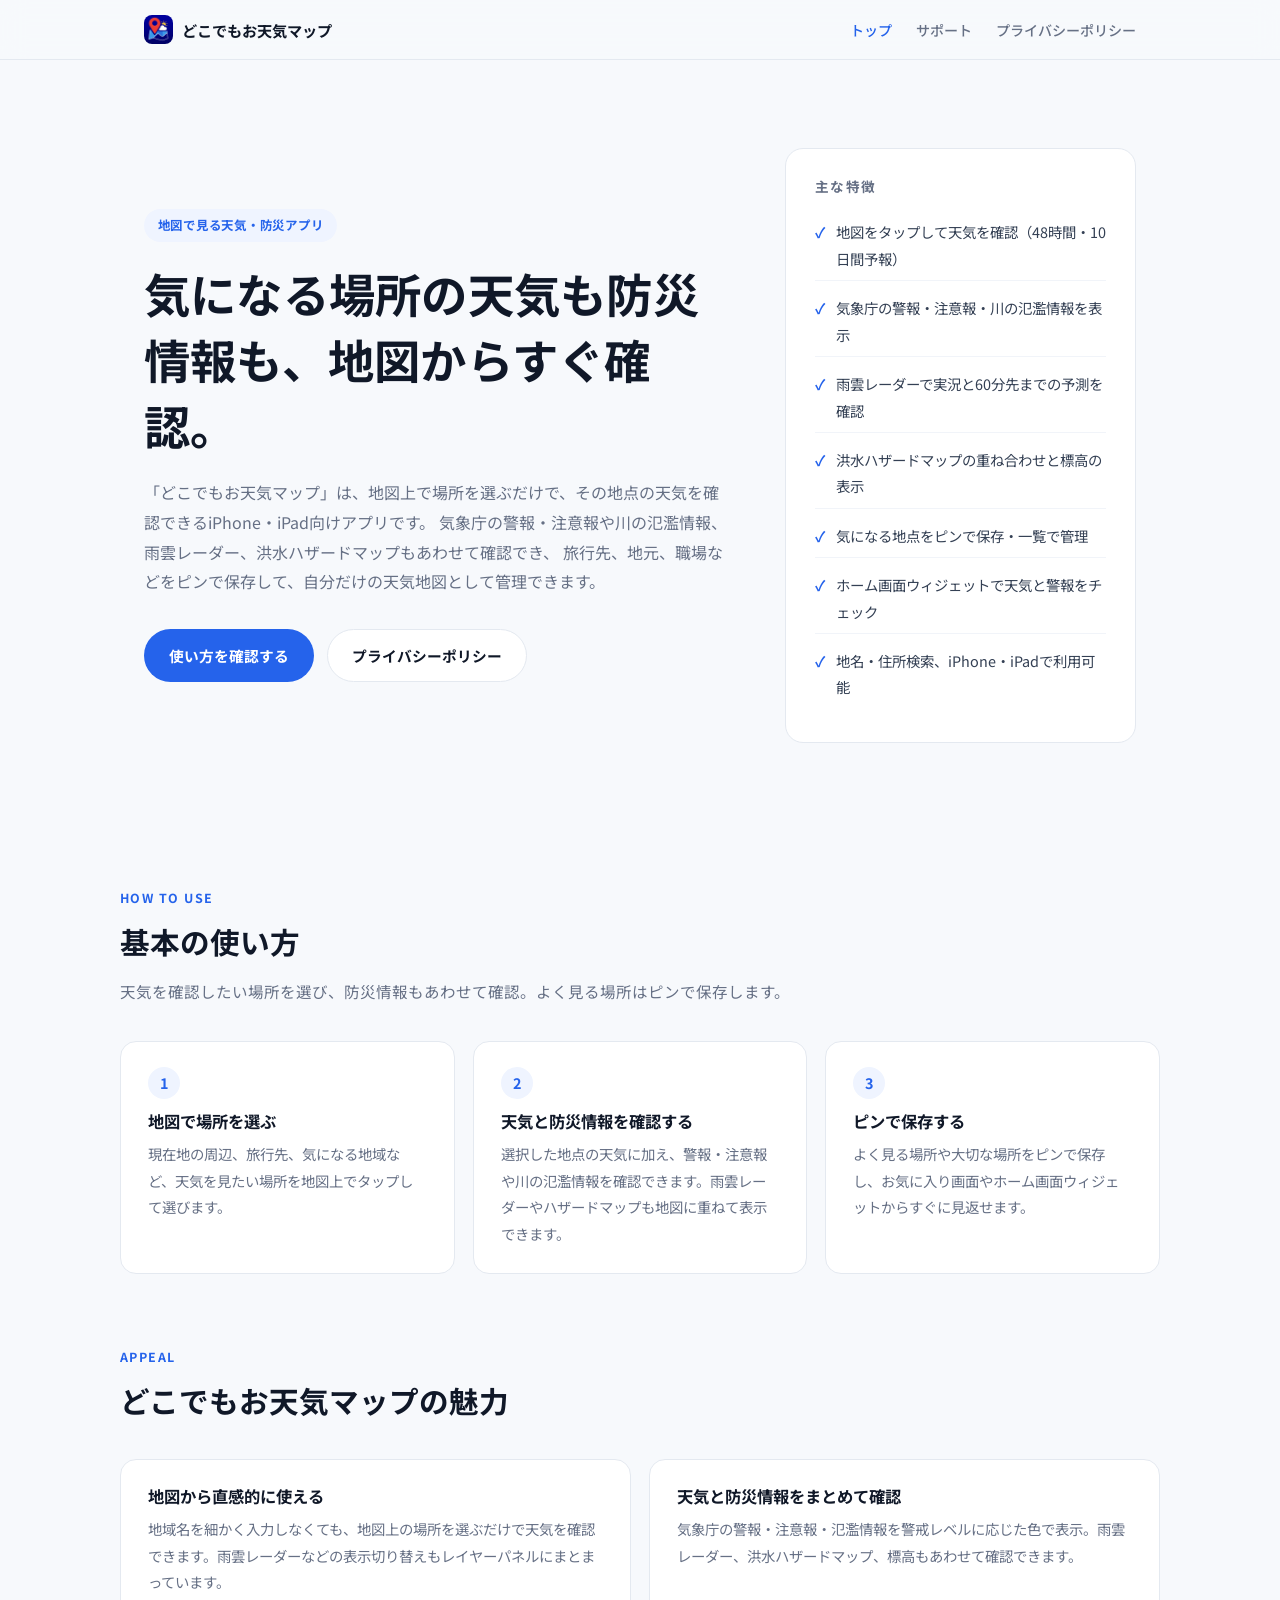
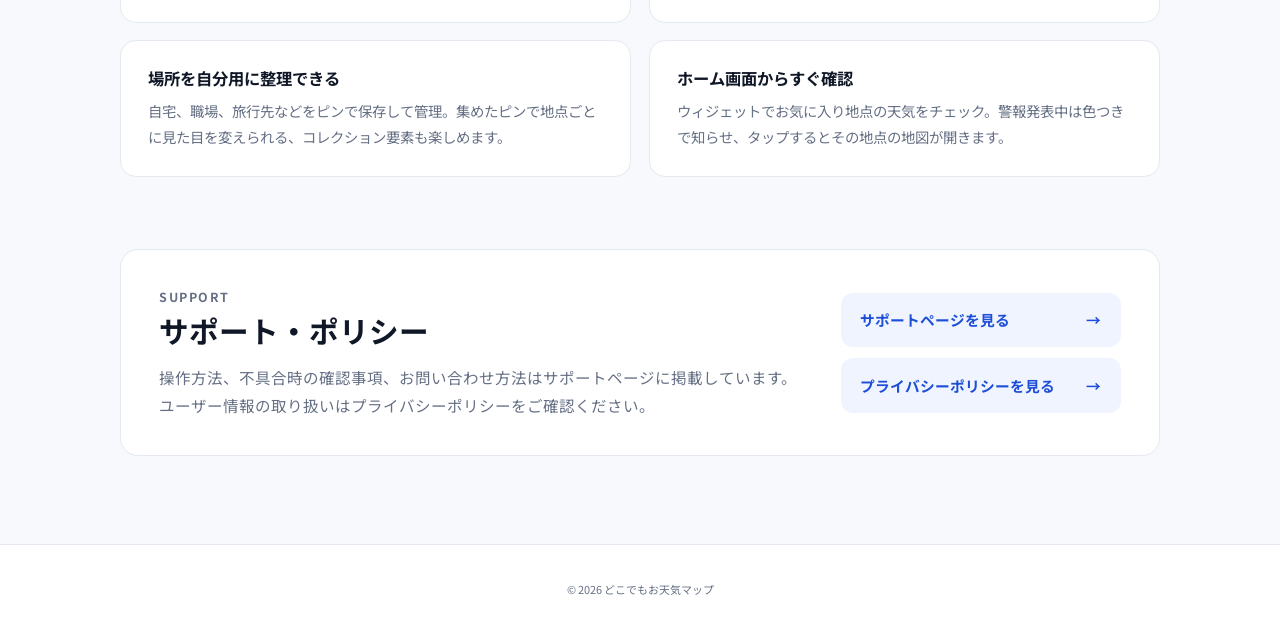
<file: index.html>
<!doctype html>
<html lang="ja">
<head>
  <meta charset="UTF-8" />
  <meta name="viewport" content="width=device-width, initial-scale=1.0" />
  <title>どこでもお天気マップ | 公式サポート</title>
  <meta name="description" content="どこでもお天気マップの公式サポートサイトです。地図で見る天気と、警報・注意報、雨雲レーダー、ハザードマップなどの防災情報。使い方、サポート情報、プライバシーポリシーを掲載しています。" />
  <link rel="icon" type="image/png" href="assets/AppIcon_default_1024px.png" />
  <link rel="apple-touch-icon" href="assets/AppIcon_default_1024px.png" />
  <link rel="preconnect" href="https://fonts.googleapis.com" />
  <link rel="preconnect" href="https://fonts.gstatic.com" crossorigin />
  <link href="https://fonts.googleapis.com/css2?family=Noto+Sans+JP:wght@400;500;700&display=swap" rel="stylesheet" />
  <link rel="stylesheet" href="assets/styles.css" />
</head>
<body>
  <header class="site-header">
    <div class="header-inner">
      <a class="brand" href="index.html" aria-label="どこでもお天気マップ トップ">
        <img class="brand-icon" src="assets/AppIcon_default_1024px.png" alt="" aria-hidden="true" />
        <span>どこでもお天気マップ</span>
      </a>
      <nav aria-label="主要メニュー">
        <a href="index.html" aria-current="page">トップ</a>
        <a href="support/">サポート</a>
        <a href="privacy/">プライバシーポリシー</a>
      </nav>
    </div>
  </header>

  <main>
    <section class="hero">
      <div class="container hero-grid">
        <div>
          <p class="eyebrow">地図で見る天気・防災アプリ</p>
          <h1>気になる場所の天気も防災情報も、地図からすぐ確認。</h1>
          <p class="lead">
            「どこでもお天気マップ」は、地図上で場所を選ぶだけで、その地点の天気を確認できるiPhone・iPad向けアプリです。
            気象庁の警報・注意報や川の氾濫情報、雨雲レーダー、洪水ハザードマップもあわせて確認でき、
            旅行先、地元、職場などをピンで保存して、自分だけの天気地図として管理できます。
          </p>
          <div class="hero-actions">
            <a class="button primary" href="support/">使い方を確認する</a>
            <a class="button secondary" href="privacy/">プライバシーポリシー</a>
          </div>
        </div>
        <aside class="hero-card" aria-label="アプリの特徴">
          <h2>主な特徴</h2>
          <ul class="check-list">
            <li>地図をタップして天気を確認（48時間・10日間予報）</li>
            <li>気象庁の警報・注意報・川の氾濫情報を表示</li>
            <li>雨雲レーダーで実況と60分先までの予測を確認</li>
            <li>洪水ハザードマップの重ね合わせと標高の表示</li>
            <li>気になる地点をピンで保存・一覧で管理</li>
            <li>ホーム画面ウィジェットで天気と警報をチェック</li>
            <li>地名・住所検索、iPhone・iPadで利用可能</li>
          </ul>
        </aside>
      </div>
    </section>

    <section class="container section">
      <div class="section-title">
        <p class="eyebrow">How to use</p>
        <h2>基本の使い方</h2>
        <p>天気を確認したい場所を選び、防災情報もあわせて確認。よく見る場所はピンで保存します。</p>
      </div>
      <div class="steps">
        <article class="card step-card">
          <span class="step-number">1</span>
          <h3>地図で場所を選ぶ</h3>
          <p>現在地の周辺、旅行先、気になる地域など、天気を見たい場所を地図上でタップして選びます。</p>
        </article>
        <article class="card step-card">
          <span class="step-number">2</span>
          <h3>天気と防災情報を確認する</h3>
          <p>選択した地点の天気に加え、警報・注意報や川の氾濫情報を確認できます。雨雲レーダーやハザードマップも地図に重ねて表示できます。</p>
        </article>
        <article class="card step-card">
          <span class="step-number">3</span>
          <h3>ピンで保存する</h3>
          <p>よく見る場所や大切な場所をピンで保存し、お気に入り画面やホーム画面ウィジェットからすぐに見返せます。</p>
        </article>
      </div>
    </section>

    <section class="container section">
      <div class="section-title">
        <p class="eyebrow">Appeal</p>
        <h2>どこでもお天気マップの魅力</h2>
      </div>
      <div class="feature-grid">
        <article class="card">
          <h3>地図から直感的に使える</h3>
          <p>地域名を細かく入力しなくても、地図上の場所を選ぶだけで天気を確認できます。雨雲レーダーなどの表示切り替えもレイヤーパネルにまとまっています。</p>
        </article>
        <article class="card">
          <h3>天気と防災情報をまとめて確認</h3>
          <p>気象庁の警報・注意報・氾濫情報を警戒レベルに応じた色で表示。雨雲レーダー、洪水ハザードマップ、標高もあわせて確認できます。</p>
        </article>
        <article class="card">
          <h3>場所を自分用に整理できる</h3>
          <p>自宅、職場、旅行先などをピンで保存して管理。集めたピンで地点ごとに見た目を変えられる、コレクション要素も楽しめます。</p>
        </article>
        <article class="card">
          <h3>ホーム画面からすぐ確認</h3>
          <p>ウィジェットでお気に入り地点の天気をチェック。警報発表中は色つきで知らせ、タップするとその地点の地図が開きます。</p>
        </article>
      </div>
    </section>

    <section class="container section">
      <div class="info-panel">
        <div>
          <p class="eyebrow">Support</p>
          <h2>サポート・ポリシー</h2>
          <p>
            操作方法、不具合時の確認事項、お問い合わせ方法はサポートページに掲載しています。
            ユーザー情報の取り扱いはプライバシーポリシーをご確認ください。
          </p>
        </div>
        <div class="link-list">
          <a href="support/">サポートページを見る</a>
          <a href="privacy/">プライバシーポリシーを見る</a>
        </div>
      </div>
    </section>
  </main>

  <footer class="site-footer">
    <small>&copy; 2026 どこでもお天気マップ</small>
  </footer>
</body>
</html>
</file>
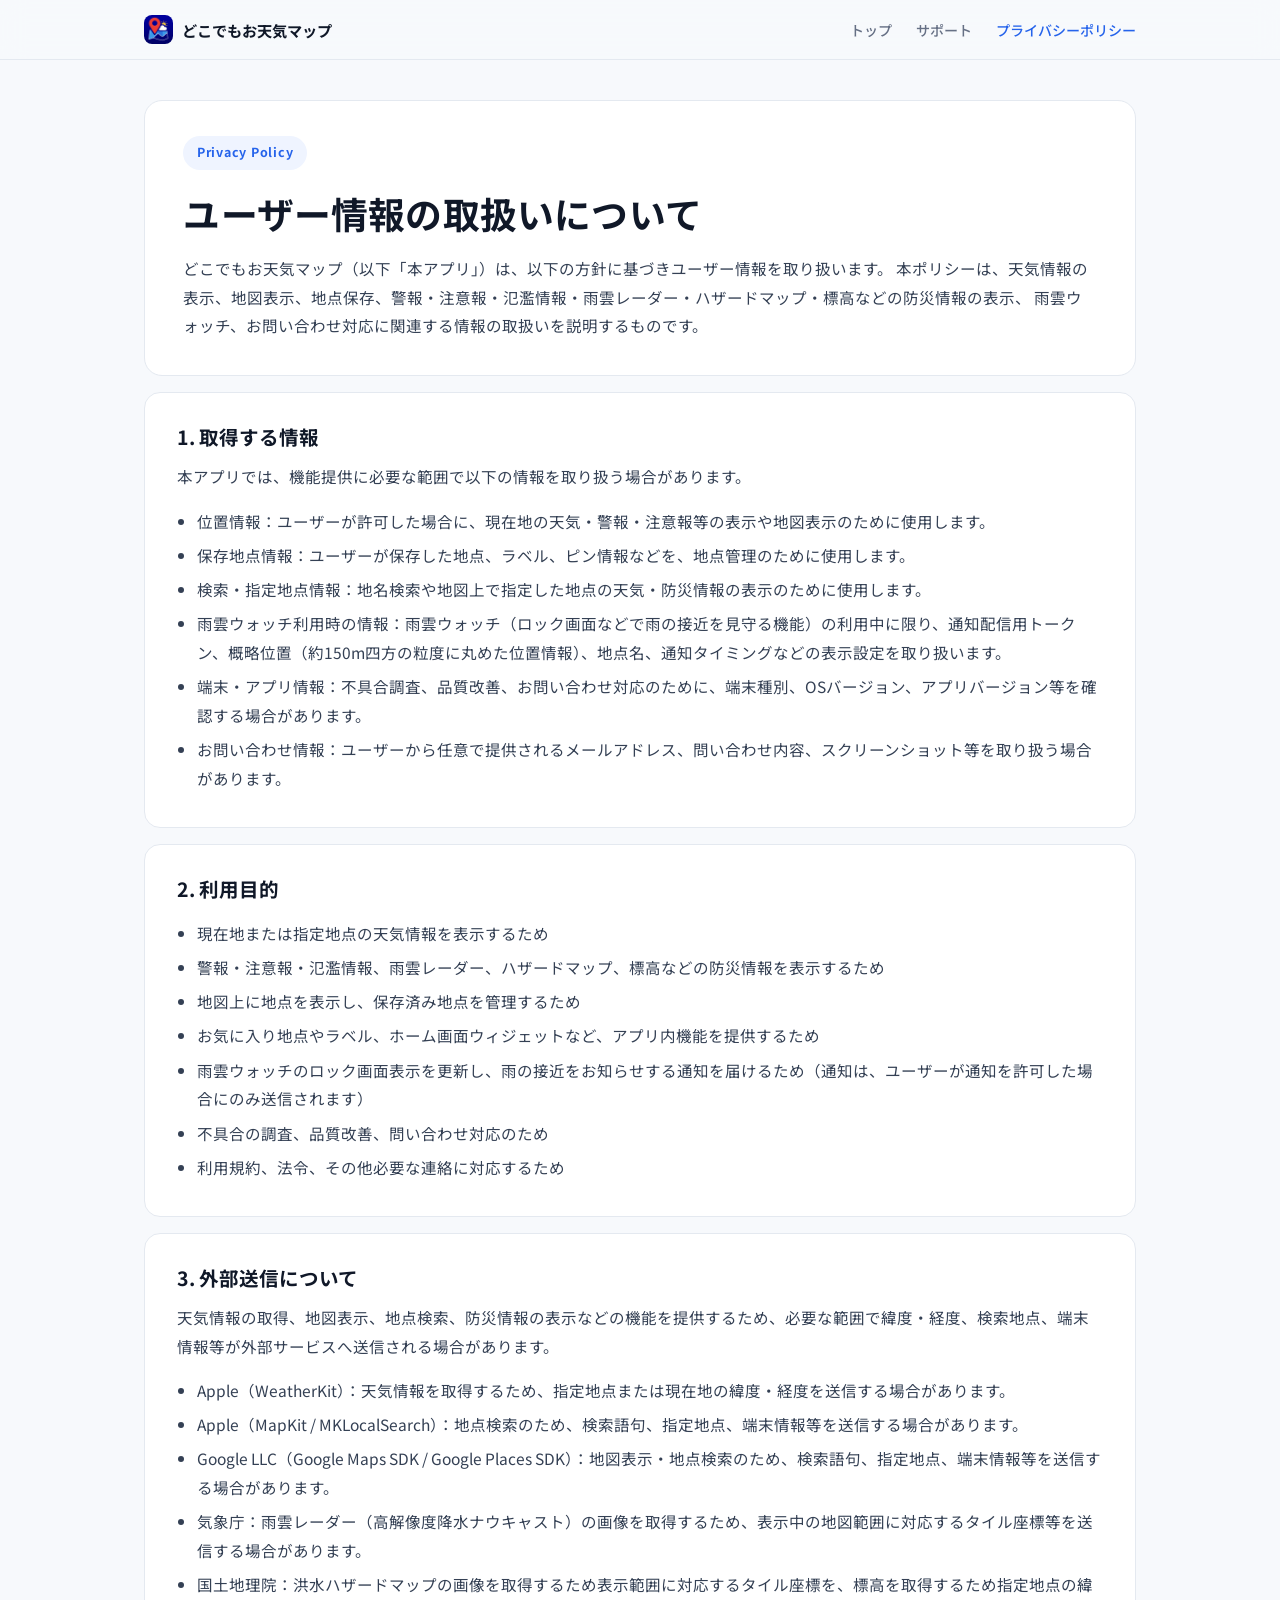
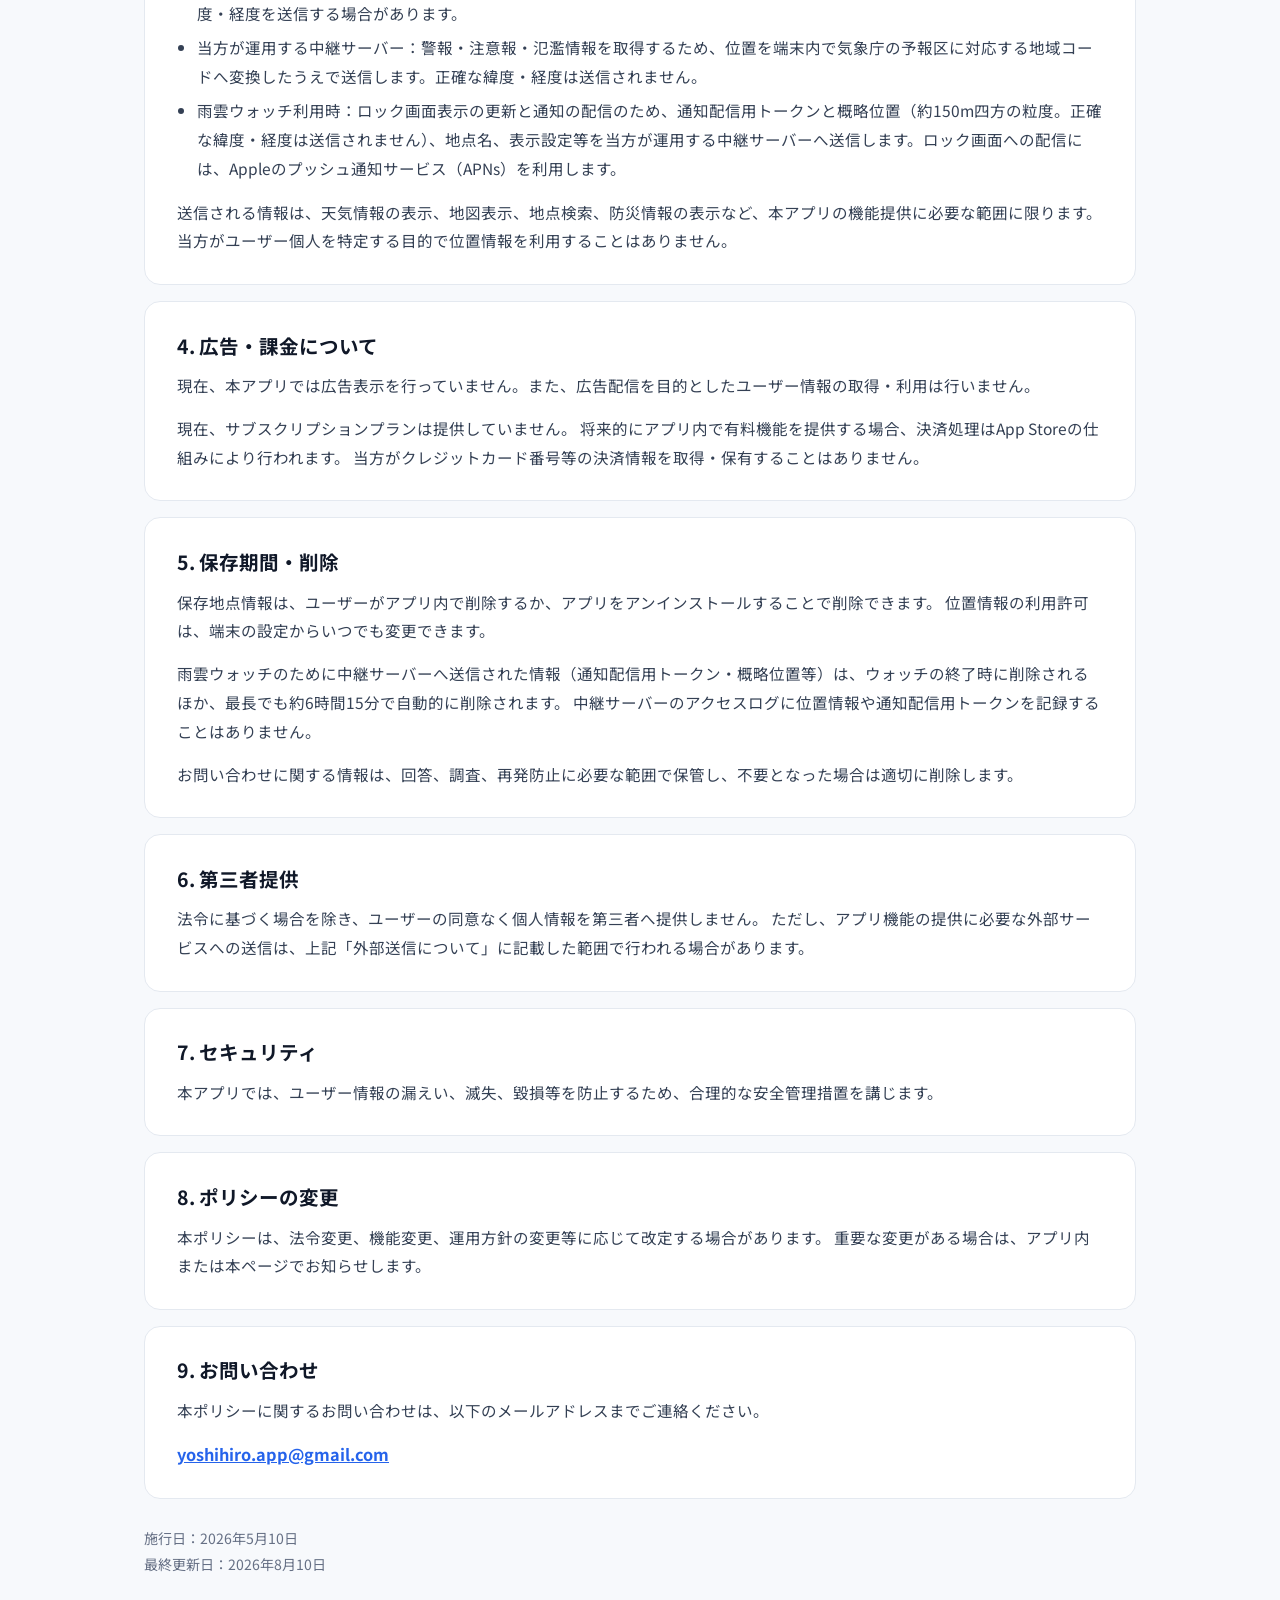
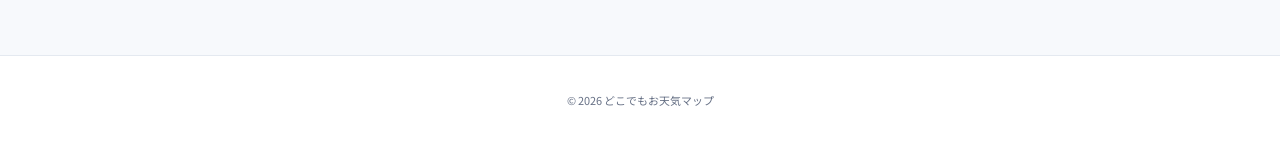
<file: privacy/index.html>
<!doctype html>
<html lang="ja">
<head>
  <meta charset="UTF-8" />
  <meta name="viewport" content="width=device-width, initial-scale=1.0" />
  <title>どこでもお天気マップ | プライバシーポリシー</title>
  <meta name="description" content="どこでもお天気マップのプライバシーポリシーです。位置情報、保存地点情報、防災情報の取得に伴う外部送信、雨雲ウォッチ、広告・課金、問い合わせ情報の取り扱いを説明しています。" />
  <link rel="icon" type="image/png" href="../assets/AppIcon_default_1024px.png" />
  <link rel="apple-touch-icon" href="../assets/AppIcon_default_1024px.png" />
  <link rel="preconnect" href="https://fonts.googleapis.com" />
  <link rel="preconnect" href="https://fonts.gstatic.com" crossorigin />
  <link href="https://fonts.googleapis.com/css2?family=Noto+Sans+JP:wght@400;500;700&display=swap" rel="stylesheet" />
  <link rel="stylesheet" href="../assets/styles.css" />
</head>
<body>
  <header class="site-header">
    <div class="header-inner">
      <a class="brand" href="../" aria-label="どこでもお天気マップ トップ">
        <img class="brand-icon" src="../assets/AppIcon_default_1024px.png" alt="" aria-hidden="true" />
        <span>どこでもお天気マップ</span>
      </a>
      <nav aria-label="主要メニュー">
        <a href="../">トップ</a>
        <a href="../support/">サポート</a>
        <a href="./" aria-current="page">プライバシーポリシー</a>
      </nav>
    </div>
  </header>

  <main class="container page">
    <section class="page-head">
      <p class="eyebrow">Privacy Policy</p>
      <h1>ユーザー情報の取扱いについて</h1>
      <p>
        どこでもお天気マップ（以下「本アプリ」）は、以下の方針に基づきユーザー情報を取り扱います。
        本ポリシーは、天気情報の表示、地図表示、地点保存、警報・注意報・氾濫情報・雨雲レーダー・ハザードマップ・標高などの防災情報の表示、
        雨雲ウォッチ、お問い合わせ対応に関連する情報の取扱いを説明するものです。
      </p>
    </section>

    <section class="card-section">
      <h2>1. 取得する情報</h2>
      <p>本アプリでは、機能提供に必要な範囲で以下の情報を取り扱う場合があります。</p>
      <ul>
        <li>位置情報：ユーザーが許可した場合に、現在地の天気・警報・注意報等の表示や地図表示のために使用します。</li>
        <li>保存地点情報：ユーザーが保存した地点、ラベル、ピン情報などを、地点管理のために使用します。</li>
        <li>検索・指定地点情報：地名検索や地図上で指定した地点の天気・防災情報の表示のために使用します。</li>
        <li>雨雲ウォッチ利用時の情報：雨雲ウォッチ（ロック画面などで雨の接近を見守る機能）の利用中に限り、通知配信用トークン、概略位置（約150m四方の粒度に丸めた位置情報）、地点名、通知タイミングなどの表示設定を取り扱います。</li>
        <li>端末・アプリ情報：不具合調査、品質改善、お問い合わせ対応のために、端末種別、OSバージョン、アプリバージョン等を確認する場合があります。</li>
        <li>お問い合わせ情報：ユーザーから任意で提供されるメールアドレス、問い合わせ内容、スクリーンショット等を取り扱う場合があります。</li>
      </ul>
    </section>

    <section class="card-section">
      <h2>2. 利用目的</h2>
      <ul>
        <li>現在地または指定地点の天気情報を表示するため</li>
        <li>警報・注意報・氾濫情報、雨雲レーダー、ハザードマップ、標高などの防災情報を表示するため</li>
        <li>地図上に地点を表示し、保存済み地点を管理するため</li>
        <li>お気に入り地点やラベル、ホーム画面ウィジェットなど、アプリ内機能を提供するため</li>
        <li>雨雲ウォッチのロック画面表示を更新し、雨の接近をお知らせする通知を届けるため（通知は、ユーザーが通知を許可した場合にのみ送信されます）</li>
        <li>不具合の調査、品質改善、問い合わせ対応のため</li>
        <li>利用規約、法令、その他必要な連絡に対応するため</li>
      </ul>
    </section>

    <section class="card-section">
      <h2>3. 外部送信について</h2>
      <p>
        天気情報の取得、地図表示、地点検索、防災情報の表示などの機能を提供するため、必要な範囲で緯度・経度、検索地点、端末情報等が外部サービスへ送信される場合があります。
      </p>
      <ul>
        <li>Apple（WeatherKit）：天気情報を取得するため、指定地点または現在地の緯度・経度を送信する場合があります。</li>
        <li>Apple（MapKit / MKLocalSearch）：地点検索のため、検索語句、指定地点、端末情報等を送信する場合があります。</li>
        <li>Google LLC（Google Maps SDK / Google Places SDK）：地図表示・地点検索のため、検索語句、指定地点、端末情報等を送信する場合があります。</li>
        <li>気象庁：雨雲レーダー（高解像度降水ナウキャスト）の画像を取得するため、表示中の地図範囲に対応するタイル座標等を送信する場合があります。</li>
        <li>国土地理院：洪水ハザードマップの画像を取得するため表示範囲に対応するタイル座標を、標高を取得するため指定地点の緯度・経度を送信する場合があります。</li>
        <li>当方が運用する中継サーバー：警報・注意報・氾濫情報を取得するため、位置を端末内で気象庁の予報区に対応する地域コードへ変換したうえで送信します。正確な緯度・経度は送信されません。</li>
        <li>雨雲ウォッチ利用時：ロック画面表示の更新と通知の配信のため、通知配信用トークンと概略位置（約150m四方の粒度。正確な緯度・経度は送信されません）、地点名、表示設定等を当方が運用する中継サーバーへ送信します。ロック画面への配信には、Appleのプッシュ通知サービス（APNs）を利用します。</li>
      </ul>
      <p>
        送信される情報は、天気情報の表示、地図表示、地点検索、防災情報の表示など、本アプリの機能提供に必要な範囲に限ります。
        当方がユーザー個人を特定する目的で位置情報を利用することはありません。
      </p>
    </section>

    <section class="card-section">
      <h2>4. 広告・課金について</h2>
      <p>
        現在、本アプリでは広告表示を行っていません。また、広告配信を目的としたユーザー情報の取得・利用は行いません。
      </p>
      <p>
        現在、サブスクリプションプランは提供していません。
        将来的にアプリ内で有料機能を提供する場合、決済処理はApp Storeの仕組みにより行われます。
        当方がクレジットカード番号等の決済情報を取得・保有することはありません。
      </p>
    </section>

    <section class="card-section">
      <h2>5. 保存期間・削除</h2>
      <p>
        保存地点情報は、ユーザーがアプリ内で削除するか、アプリをアンインストールすることで削除できます。
        位置情報の利用許可は、端末の設定からいつでも変更できます。
      </p>
      <p>
        雨雲ウォッチのために中継サーバーへ送信された情報（通知配信用トークン・概略位置等）は、ウォッチの終了時に削除されるほか、最長でも約6時間15分で自動的に削除されます。
        中継サーバーのアクセスログに位置情報や通知配信用トークンを記録することはありません。
      </p>
      <p>
        お問い合わせに関する情報は、回答、調査、再発防止に必要な範囲で保管し、不要となった場合は適切に削除します。
      </p>
    </section>

    <section class="card-section">
      <h2>6. 第三者提供</h2>
      <p>
        法令に基づく場合を除き、ユーザーの同意なく個人情報を第三者へ提供しません。
        ただし、アプリ機能の提供に必要な外部サービスへの送信は、上記「外部送信について」に記載した範囲で行われる場合があります。
      </p>
    </section>

    <section class="card-section">
      <h2>7. セキュリティ</h2>
      <p>
        本アプリでは、ユーザー情報の漏えい、滅失、毀損等を防止するため、合理的な安全管理措置を講じます。
      </p>
    </section>

    <section class="card-section">
      <h2>8. ポリシーの変更</h2>
      <p>
        本ポリシーは、法令変更、機能変更、運用方針の変更等に応じて改定する場合があります。
        重要な変更がある場合は、アプリ内または本ページでお知らせします。
      </p>
    </section>

    <section class="card-section">
      <h2>9. お問い合わせ</h2>
      <p>本ポリシーに関するお問い合わせは、以下のメールアドレスまでご連絡ください。</p>
      <p class="contact-line"><a href="mailto:yoshihiro.app@gmail.com">yoshihiro.app@gmail.com</a></p>
    </section>

    <p class="last-updated">施行日：2026年5月10日<br />最終更新日：2026年8月10日</p>
  </main>

  <footer class="site-footer">
    <small>&copy; 2026 どこでもお天気マップ</small>
  </footer>
</body>
</html>
</file>
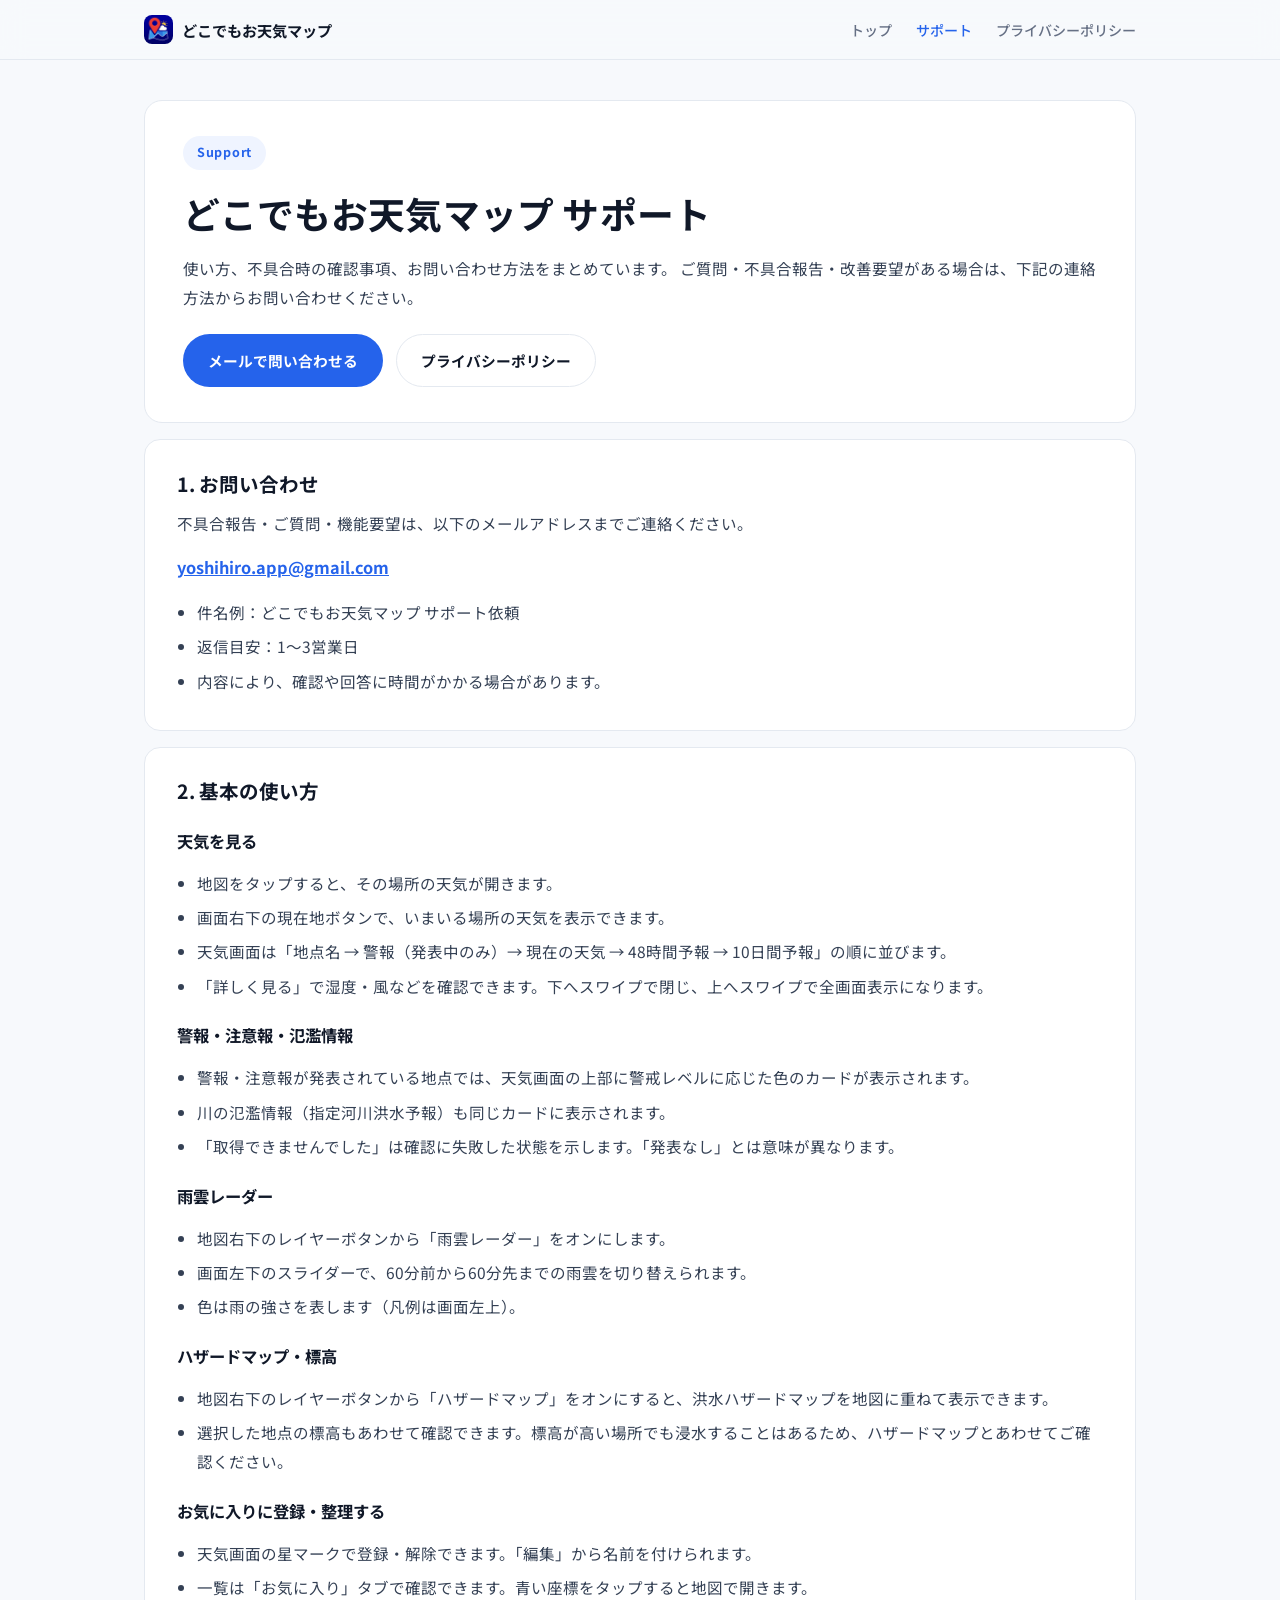
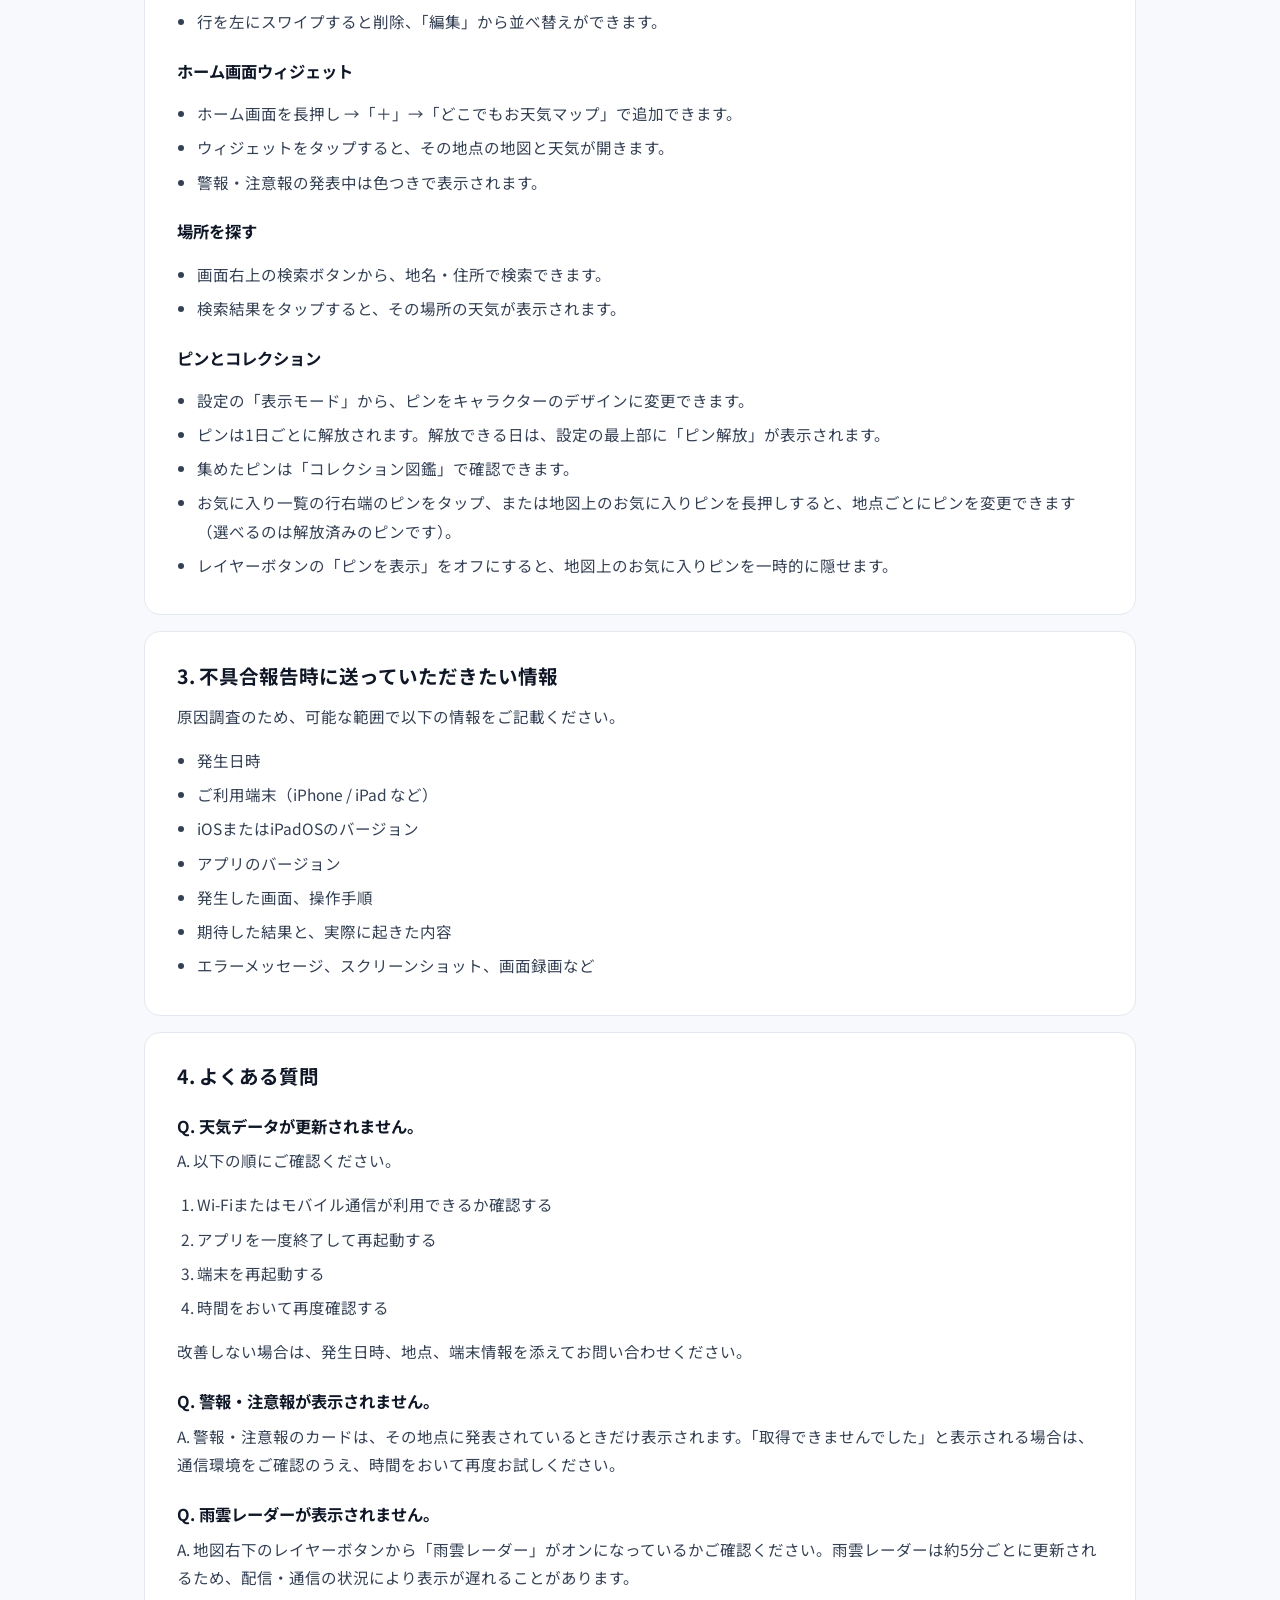
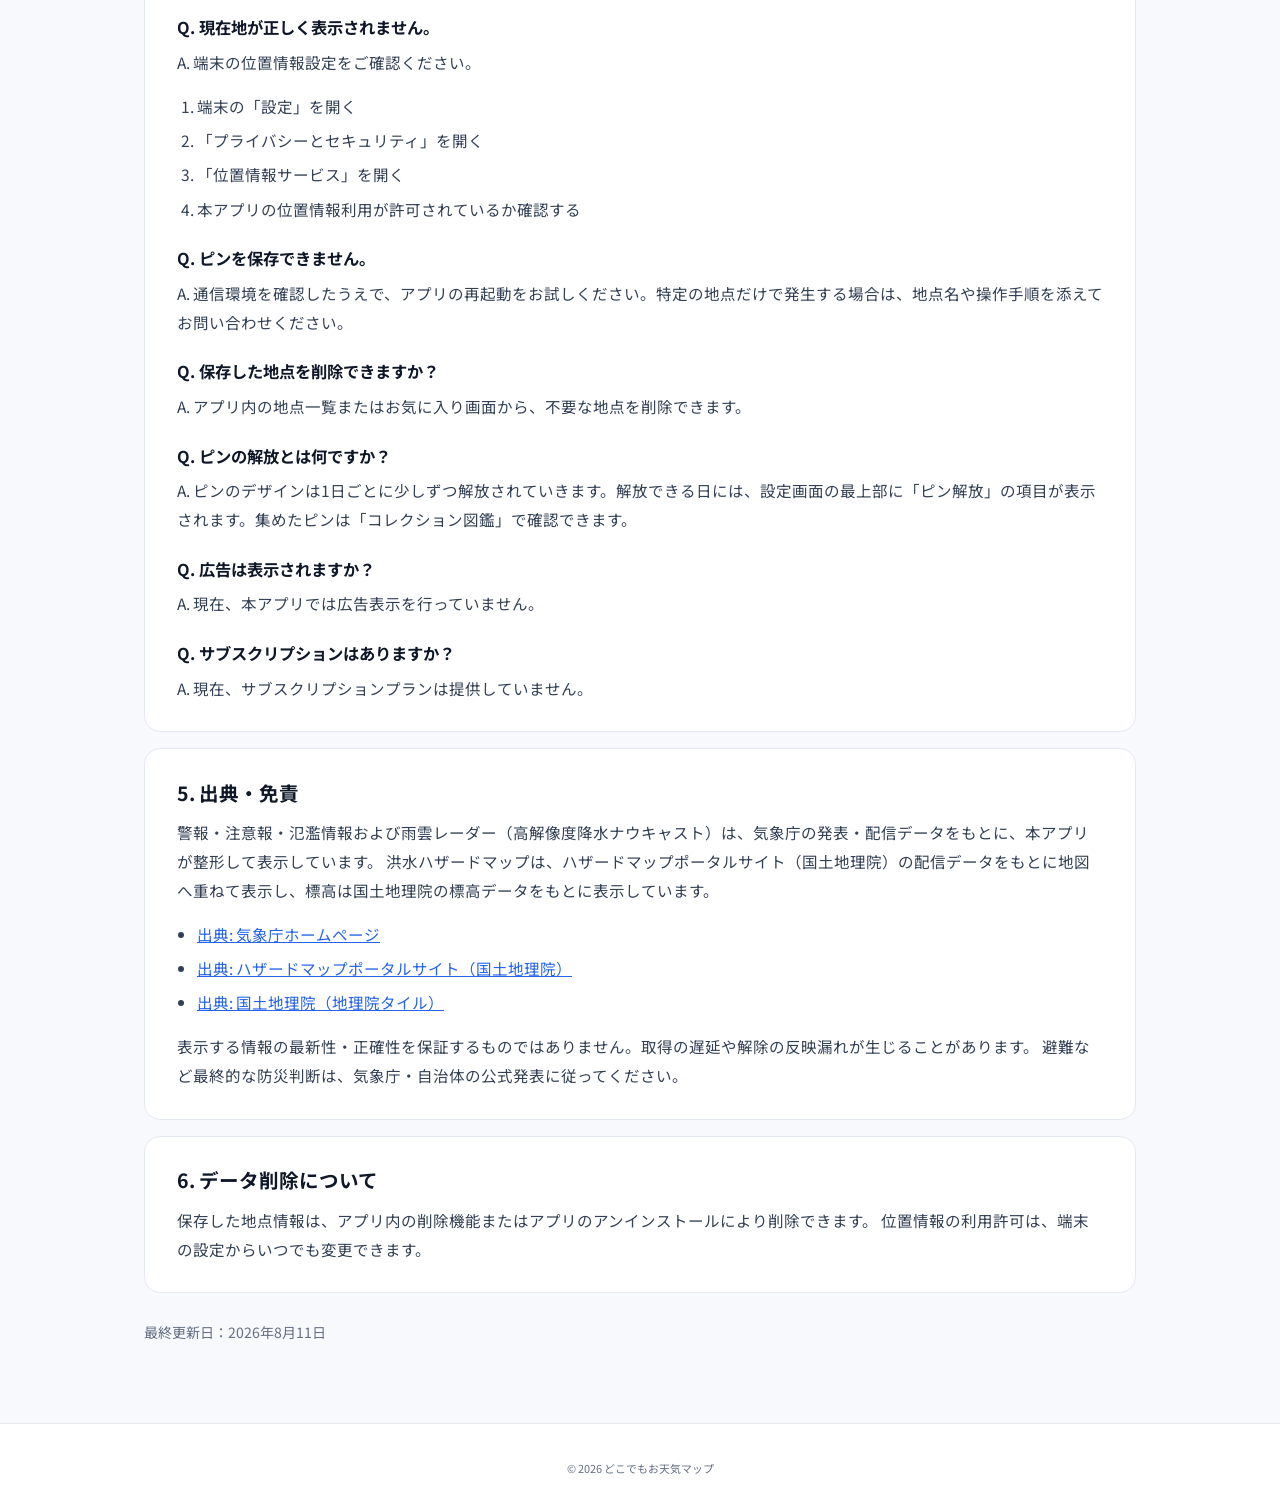
<file: support/index.html>
<!doctype html>
<html lang="ja">
<head>
  <meta charset="UTF-8" />
  <meta name="viewport" content="width=device-width, initial-scale=1.0" />
  <title>どこでもお天気マップ | サポート</title>
  <meta name="description" content="どこでもお天気マップのサポートページです。お問い合わせ方法、基本の使い方、警報・雨雲レーダー・ハザードマップの見方、よくある質問、不具合時の対処方法を掲載しています。" />
  <link rel="icon" type="image/png" href="../assets/AppIcon_default_1024px.png" />
  <link rel="apple-touch-icon" href="../assets/AppIcon_default_1024px.png" />
  <link rel="preconnect" href="https://fonts.googleapis.com" />
  <link rel="preconnect" href="https://fonts.gstatic.com" crossorigin />
  <link href="https://fonts.googleapis.com/css2?family=Noto+Sans+JP:wght@400;500;700&display=swap" rel="stylesheet" />
  <link rel="stylesheet" href="../assets/styles.css" />
</head>
<body>
  <header class="site-header">
    <div class="header-inner">
      <a class="brand" href="../" aria-label="どこでもお天気マップ トップ">
        <img class="brand-icon" src="../assets/AppIcon_default_1024px.png" alt="" aria-hidden="true" />
        <span>どこでもお天気マップ</span>
      </a>
      <nav aria-label="主要メニュー">
        <a href="../">トップ</a>
        <a href="./" aria-current="page">サポート</a>
        <a href="../privacy/">プライバシーポリシー</a>
      </nav>
    </div>
  </header>

  <main class="container page">
    <section class="page-head">
      <p class="eyebrow">Support</p>
      <h1>どこでもお天気マップ サポート</h1>
      <p>
        使い方、不具合時の確認事項、お問い合わせ方法をまとめています。
        ご質問・不具合報告・改善要望がある場合は、下記の連絡方法からお問い合わせください。
      </p>
      <div class="hero-actions compact">
        <a class="button primary" href="mailto:yoshihiro.app@gmail.com?subject=%E3%81%A9%E3%81%93%E3%81%A7%E3%82%82%E3%81%8A%E5%A4%A9%E6%B0%97%E3%83%9E%E3%83%83%E3%83%97%20%E3%82%B5%E3%83%9D%E3%83%BC%E3%83%88%E4%BE%9D%E9%A0%BC">メールで問い合わせる</a>
        <a class="button secondary" href="../privacy/">プライバシーポリシー</a>
      </div>
    </section>

    <section class="card-section">
      <h2>1. お問い合わせ</h2>
      <p>不具合報告・ご質問・機能要望は、以下のメールアドレスまでご連絡ください。</p>
      <p class="contact-line"><a href="mailto:yoshihiro.app@gmail.com">yoshihiro.app@gmail.com</a></p>
      <ul>
        <li>件名例：どこでもお天気マップ サポート依頼</li>
        <li>返信目安：1〜3営業日</li>
        <li>内容により、確認や回答に時間がかかる場合があります。</li>
      </ul>
    </section>

    <section class="card-section">
      <h2>2. 基本の使い方</h2>

      <h3>天気を見る</h3>
      <ul>
        <li>地図をタップすると、その場所の天気が開きます。</li>
        <li>画面右下の現在地ボタンで、いまいる場所の天気を表示できます。</li>
        <li>天気画面は「地点名 → 警報（発表中のみ）→ 現在の天気 → 48時間予報 → 10日間予報」の順に並びます。</li>
        <li>「詳しく見る」で湿度・風などを確認できます。下へスワイプで閉じ、上へスワイプで全画面表示になります。</li>
      </ul>

      <h3>警報・注意報・氾濫情報</h3>
      <ul>
        <li>警報・注意報が発表されている地点では、天気画面の上部に警戒レベルに応じた色のカードが表示されます。</li>
        <li>川の氾濫情報（指定河川洪水予報）も同じカードに表示されます。</li>
        <li>「取得できませんでした」は確認に失敗した状態を示します。「発表なし」とは意味が異なります。</li>
      </ul>

      <h3>雨雲レーダー</h3>
      <ul>
        <li>地図右下のレイヤーボタンから「雨雲レーダー」をオンにします。</li>
        <li>画面左下のスライダーで、60分前から60分先までの雨雲を切り替えられます。</li>
        <li>色は雨の強さを表します（凡例は画面左上）。</li>
      </ul>

      <h3>ハザードマップ・標高</h3>
      <ul>
        <li>地図右下のレイヤーボタンから「ハザードマップ」をオンにすると、洪水ハザードマップを地図に重ねて表示できます。</li>
        <li>選択した地点の標高もあわせて確認できます。標高が高い場所でも浸水することはあるため、ハザードマップとあわせてご確認ください。</li>
      </ul>

      <h3>お気に入りに登録・整理する</h3>
      <ul>
        <li>天気画面の星マークで登録・解除できます。「編集」から名前を付けられます。</li>
        <li>一覧は「お気に入り」タブで確認できます。青い座標をタップすると地図で開きます。</li>
        <li>行を左にスワイプすると削除、「編集」から並べ替えができます。</li>
      </ul>

      <h3>ホーム画面ウィジェット</h3>
      <ul>
        <li>ホーム画面を長押し →「＋」→「どこでもお天気マップ」で追加できます。</li>
        <li>ウィジェットをタップすると、その地点の地図と天気が開きます。</li>
        <li>警報・注意報の発表中は色つきで表示されます。</li>
      </ul>

      <h3>場所を探す</h3>
      <ul>
        <li>画面右上の検索ボタンから、地名・住所で検索できます。</li>
        <li>検索結果をタップすると、その場所の天気が表示されます。</li>
      </ul>

      <h3>ピンとコレクション</h3>
      <ul>
        <li>設定の「表示モード」から、ピンをキャラクターのデザインに変更できます。</li>
        <li>ピンは1日ごとに解放されます。解放できる日は、設定の最上部に「ピン解放」が表示されます。</li>
        <li>集めたピンは「コレクション図鑑」で確認できます。</li>
        <li>お気に入り一覧の行右端のピンをタップ、または地図上のお気に入りピンを長押しすると、地点ごとにピンを変更できます（選べるのは解放済みのピンです）。</li>
        <li>レイヤーボタンの「ピンを表示」をオフにすると、地図上のお気に入りピンを一時的に隠せます。</li>
      </ul>
    </section>

    <section class="card-section">
      <h2>3. 不具合報告時に送っていただきたい情報</h2>
      <p>原因調査のため、可能な範囲で以下の情報をご記載ください。</p>
      <ul>
        <li>発生日時</li>
        <li>ご利用端末（iPhone / iPad など）</li>
        <li>iOSまたはiPadOSのバージョン</li>
        <li>アプリのバージョン</li>
        <li>発生した画面、操作手順</li>
        <li>期待した結果と、実際に起きた内容</li>
        <li>エラーメッセージ、スクリーンショット、画面録画など</li>
      </ul>
    </section>

    <section class="card-section">
      <h2>4. よくある質問</h2>

      <h3>Q. 天気データが更新されません。</h3>
      <p>A. 以下の順にご確認ください。</p>
      <ol>
        <li>Wi-Fiまたはモバイル通信が利用できるか確認する</li>
        <li>アプリを一度終了して再起動する</li>
        <li>端末を再起動する</li>
        <li>時間をおいて再度確認する</li>
      </ol>
      <p>改善しない場合は、発生日時、地点、端末情報を添えてお問い合わせください。</p>

      <h3>Q. 警報・注意報が表示されません。</h3>
      <p>A. 警報・注意報のカードは、その地点に発表されているときだけ表示されます。「取得できませんでした」と表示される場合は、通信環境をご確認のうえ、時間をおいて再度お試しください。</p>

      <h3>Q. 雨雲レーダーが表示されません。</h3>
      <p>A. 地図右下のレイヤーボタンから「雨雲レーダー」がオンになっているかご確認ください。雨雲レーダーは約5分ごとに更新されるため、配信・通信の状況により表示が遅れることがあります。</p>

      <h3>Q. 現在地が正しく表示されません。</h3>
      <p>A. 端末の位置情報設定をご確認ください。</p>
      <ol>
        <li>端末の「設定」を開く</li>
        <li>「プライバシーとセキュリティ」を開く</li>
        <li>「位置情報サービス」を開く</li>
        <li>本アプリの位置情報利用が許可されているか確認する</li>
      </ol>

      <h3>Q. ピンを保存できません。</h3>
      <p>A. 通信環境を確認したうえで、アプリの再起動をお試しください。特定の地点だけで発生する場合は、地点名や操作手順を添えてお問い合わせください。</p>

      <h3>Q. 保存した地点を削除できますか？</h3>
      <p>A. アプリ内の地点一覧またはお気に入り画面から、不要な地点を削除できます。</p>

      <h3>Q. ピンの解放とは何ですか？</h3>
      <p>A. ピンのデザインは1日ごとに少しずつ解放されていきます。解放できる日には、設定画面の最上部に「ピン解放」の項目が表示されます。集めたピンは「コレクション図鑑」で確認できます。</p>

      <h3>Q. 広告は表示されますか？</h3>
      <p>A. 現在、本アプリでは広告表示を行っていません。</p>

      <h3>Q. サブスクリプションはありますか？</h3>
      <p>A. 現在、サブスクリプションプランは提供していません。</p>
    </section>

    <section class="card-section">
      <h2>5. 出典・免責</h2>
      <p>
        警報・注意報・氾濫情報および雨雲レーダー（高解像度降水ナウキャスト）は、気象庁の発表・配信データをもとに、本アプリが整形して表示しています。
        洪水ハザードマップは、ハザードマップポータルサイト（国土地理院）の配信データをもとに地図へ重ねて表示し、標高は国土地理院の標高データをもとに表示しています。
      </p>
      <ul>
        <li><a href="https://www.jma.go.jp/" target="_blank" rel="noopener">出典: 気象庁ホームページ</a></li>
        <li><a href="https://disaportal.gsi.go.jp/" target="_blank" rel="noopener">出典: ハザードマップポータルサイト（国土地理院）</a></li>
        <li><a href="https://maps.gsi.go.jp/development/ichiran.html" target="_blank" rel="noopener">出典: 国土地理院（地理院タイル）</a></li>
      </ul>
      <p>
        表示する情報の最新性・正確性を保証するものではありません。取得の遅延や解除の反映漏れが生じることがあります。
        避難など最終的な防災判断は、気象庁・自治体の公式発表に従ってください。
      </p>
    </section>

    <section class="card-section">
      <h2>6. データ削除について</h2>
      <p>
        保存した地点情報は、アプリ内の削除機能またはアプリのアンインストールにより削除できます。
        位置情報の利用許可は、端末の設定からいつでも変更できます。
      </p>
    </section>

    <p class="last-updated">最終更新日：2026年8月11日</p>
  </main>

  <footer class="site-footer">
    <small>&copy; 2026 どこでもお天気マップ</small>
  </footer>
</body>
</html>
</file>
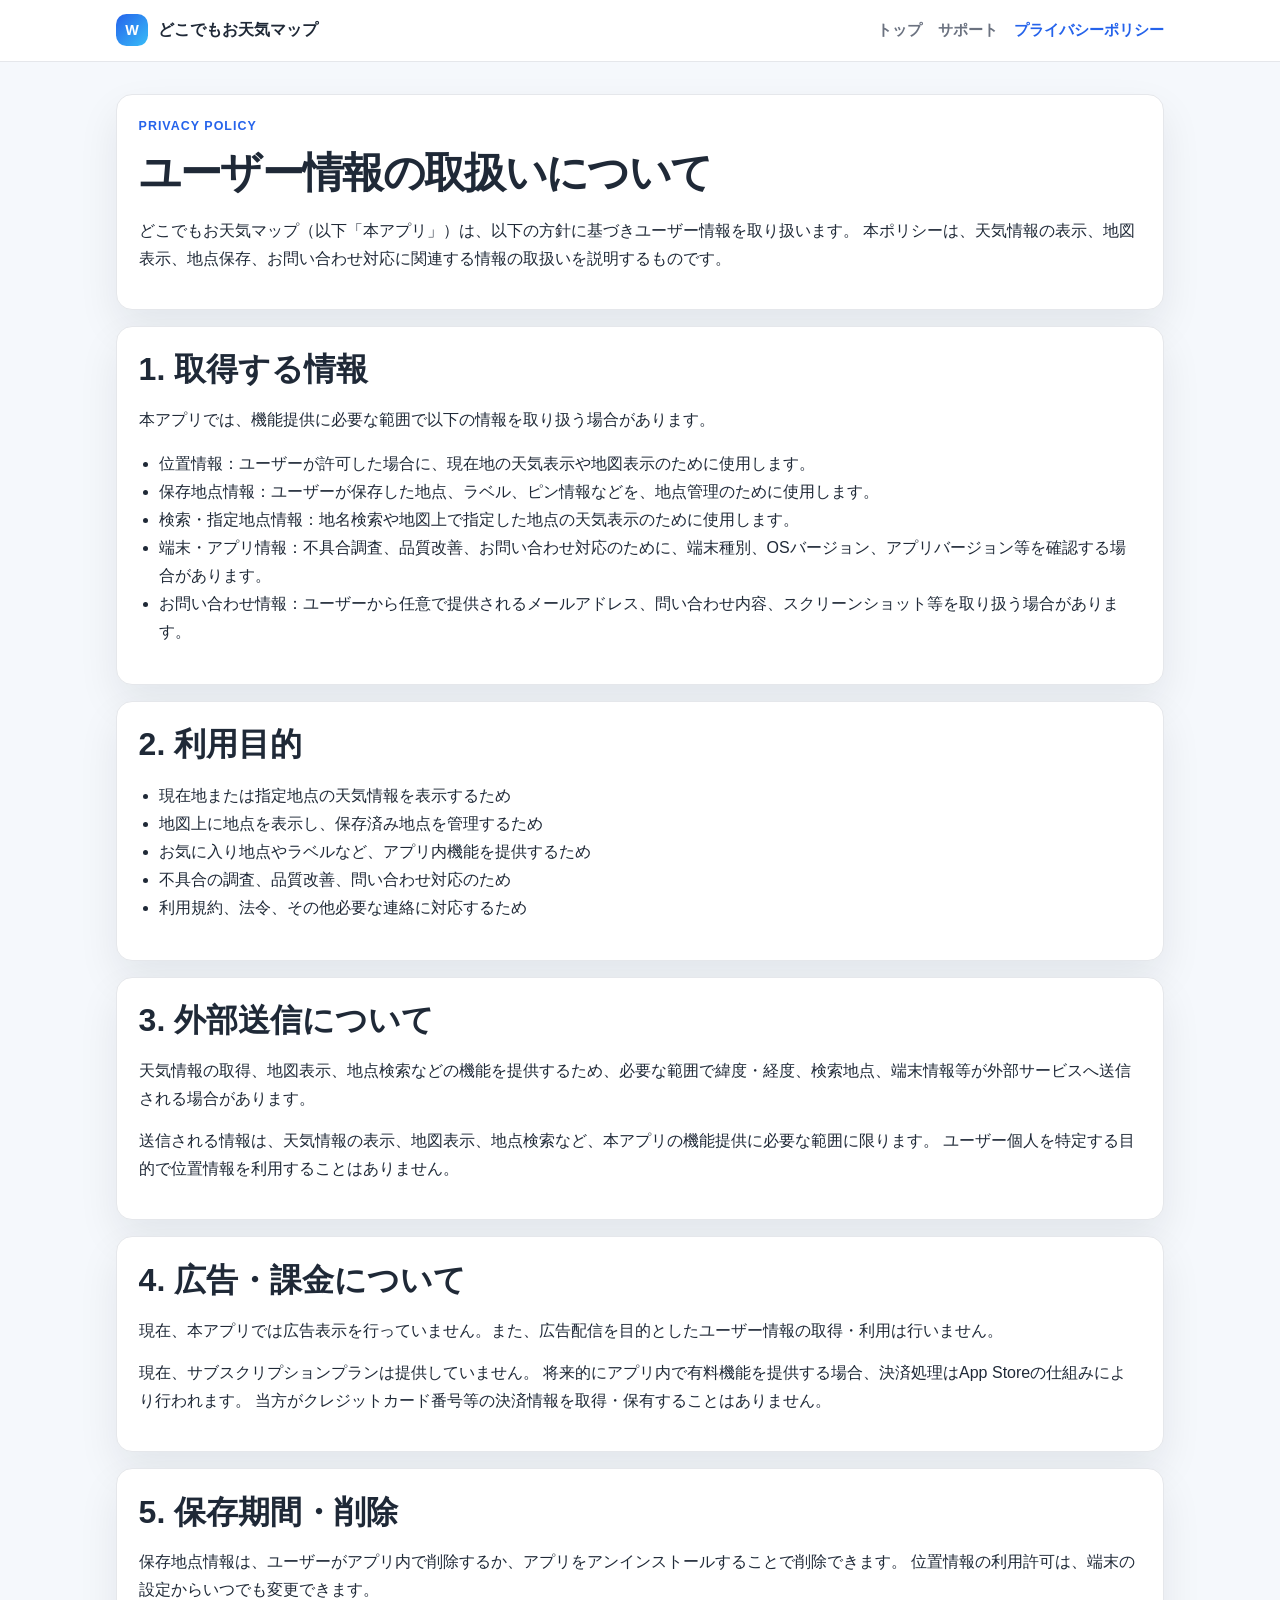
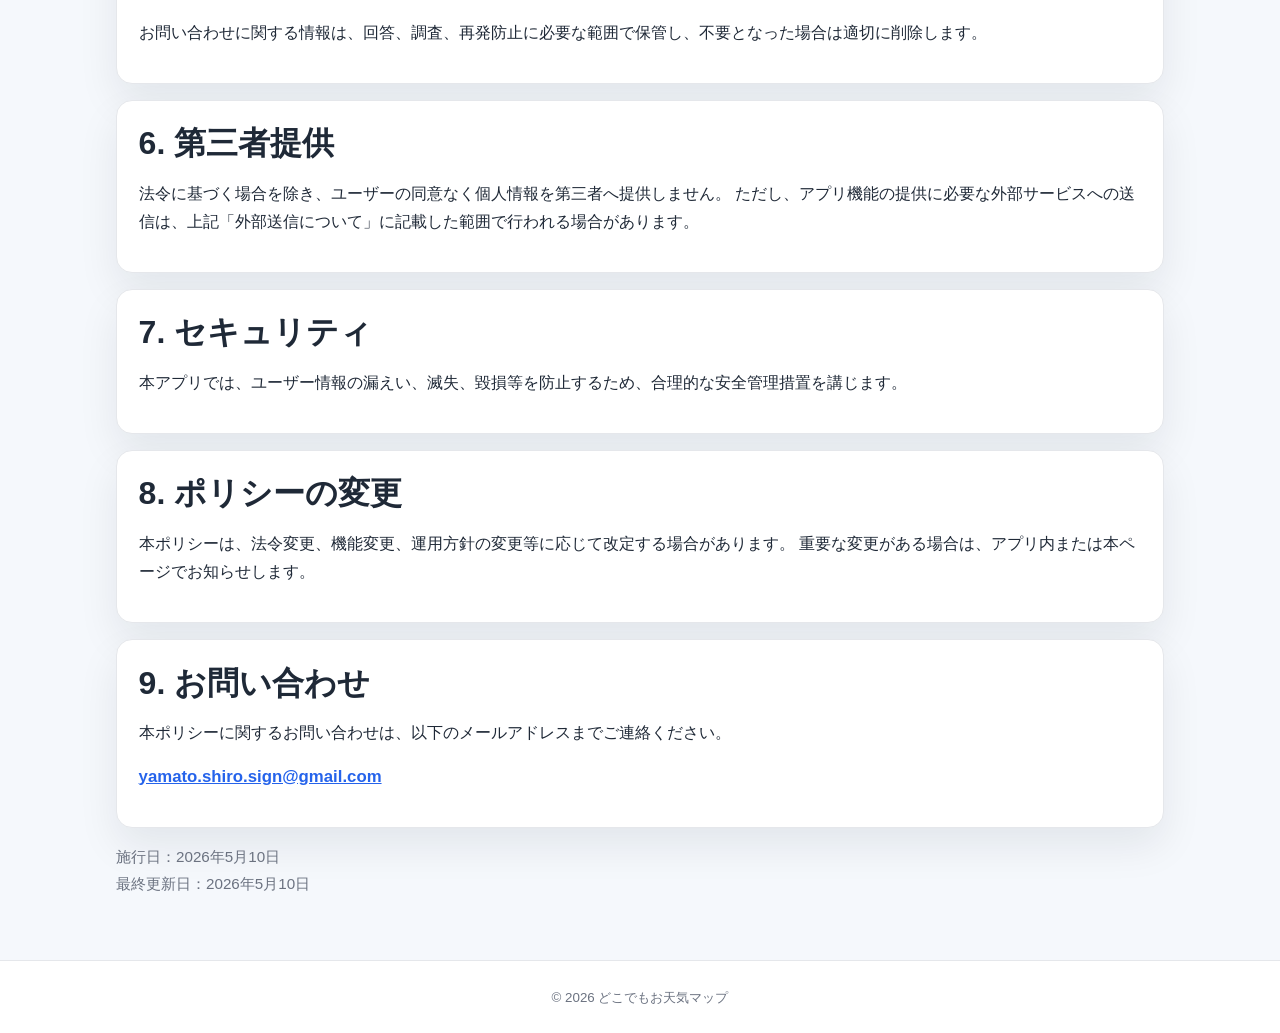
<file: privacy.html>
<!doctype html>
<html lang="ja">
<head>
  <meta charset="UTF-8" />
  <meta name="viewport" content="width=device-width, initial-scale=1.0" />
  <title>どこでもお天気マップ | プライバシーポリシー</title>
  <meta name="description" content="どこでもお天気マップのプライバシーポリシーです。位置情報、保存地点情報、外部送信、広告・課金、問い合わせ情報の取り扱いを説明しています。" />
  <link rel="stylesheet" href="styles.css" />
</head>
<body>
  <header class="site-header">
    <div class="header-inner">
      <a class="brand" href="index.html" aria-label="どこでもお天気マップ トップ">
        <span class="brand-icon" aria-hidden="true">W</span>
        <span>どこでもお天気マップ</span>
      </a>
      <nav aria-label="主要メニュー">
        <a href="index.html">トップ</a>
        <a href="support.html">サポート</a>
        <a href="privacy.html" aria-current="page">プライバシーポリシー</a>
      </nav>
    </div>
  </header>

  <main class="container page">
    <section class="page-head">
      <p class="eyebrow">Privacy Policy</p>
      <h1>ユーザー情報の取扱いについて</h1>
      <p>
        どこでもお天気マップ（以下「本アプリ」）は、以下の方針に基づきユーザー情報を取り扱います。
        本ポリシーは、天気情報の表示、地図表示、地点保存、お問い合わせ対応に関連する情報の取扱いを説明するものです。
      </p>
    </section>

    <section class="card-section">
      <h2>1. 取得する情報</h2>
      <p>本アプリでは、機能提供に必要な範囲で以下の情報を取り扱う場合があります。</p>
      <ul>
        <li>位置情報：ユーザーが許可した場合に、現在地の天気表示や地図表示のために使用します。</li>
        <li>保存地点情報：ユーザーが保存した地点、ラベル、ピン情報などを、地点管理のために使用します。</li>
        <li>検索・指定地点情報：地名検索や地図上で指定した地点の天気表示のために使用します。</li>
        <li>端末・アプリ情報：不具合調査、品質改善、お問い合わせ対応のために、端末種別、OSバージョン、アプリバージョン等を確認する場合があります。</li>
        <li>お問い合わせ情報：ユーザーから任意で提供されるメールアドレス、問い合わせ内容、スクリーンショット等を取り扱う場合があります。</li>
      </ul>
    </section>

    <section class="card-section">
      <h2>2. 利用目的</h2>
      <ul>
        <li>現在地または指定地点の天気情報を表示するため</li>
        <li>地図上に地点を表示し、保存済み地点を管理するため</li>
        <li>お気に入り地点やラベルなど、アプリ内機能を提供するため</li>
        <li>不具合の調査、品質改善、問い合わせ対応のため</li>
        <li>利用規約、法令、その他必要な連絡に対応するため</li>
      </ul>
    </section>

    <section class="card-section">
      <h2>3. 外部送信について</h2>
      <p>
        天気情報の取得、地図表示、地点検索などの機能を提供するため、必要な範囲で緯度・経度、検索地点、端末情報等が外部サービスへ送信される場合があります。
      </p>
      <p>
        送信される情報は、天気情報の表示、地図表示、地点検索など、本アプリの機能提供に必要な範囲に限ります。
        ユーザー個人を特定する目的で位置情報を利用することはありません。
      </p>
    </section>

    <section class="card-section">
      <h2>4. 広告・課金について</h2>
      <p>
        現在、本アプリでは広告表示を行っていません。また、広告配信を目的としたユーザー情報の取得・利用は行いません。
      </p>
      <p>
        現在、サブスクリプションプランは提供していません。
        将来的にアプリ内で有料機能を提供する場合、決済処理はApp Storeの仕組みにより行われます。
        当方がクレジットカード番号等の決済情報を取得・保有することはありません。
      </p>
    </section>

    <section class="card-section">
      <h2>5. 保存期間・削除</h2>
      <p>
        保存地点情報は、ユーザーがアプリ内で削除するか、アプリをアンインストールすることで削除できます。
        位置情報の利用許可は、端末の設定からいつでも変更できます。
      </p>
      <p>
        お問い合わせに関する情報は、回答、調査、再発防止に必要な範囲で保管し、不要となった場合は適切に削除します。
      </p>
    </section>

    <section class="card-section">
      <h2>6. 第三者提供</h2>
      <p>
        法令に基づく場合を除き、ユーザーの同意なく個人情報を第三者へ提供しません。
        ただし、アプリ機能の提供に必要な外部サービスへの送信は、上記「外部送信について」に記載した範囲で行われる場合があります。
      </p>
    </section>

    <section class="card-section">
      <h2>7. セキュリティ</h2>
      <p>
        本アプリでは、ユーザー情報の漏えい、滅失、毀損等を防止するため、合理的な安全管理措置を講じます。
      </p>
    </section>

    <section class="card-section">
      <h2>8. ポリシーの変更</h2>
      <p>
        本ポリシーは、法令変更、機能変更、運用方針の変更等に応じて改定する場合があります。
        重要な変更がある場合は、アプリ内または本ページでお知らせします。
      </p>
    </section>

    <section class="card-section">
      <h2>9. お問い合わせ</h2>
      <p>本ポリシーに関するお問い合わせは、以下のメールアドレスまでご連絡ください。</p>
      <p class="contact-line"><a href="mailto:yamato.shiro.sign@gmail.com">yamato.shiro.sign@gmail.com</a></p>
    </section>

    <p class="last-updated">施行日：2026年5月10日<br />最終更新日：2026年5月10日</p>
  </main>

  <footer class="site-footer">
    <small>&copy; 2026 どこでもお天気マップ</small>
  </footer>
</body>
</html>
</file>
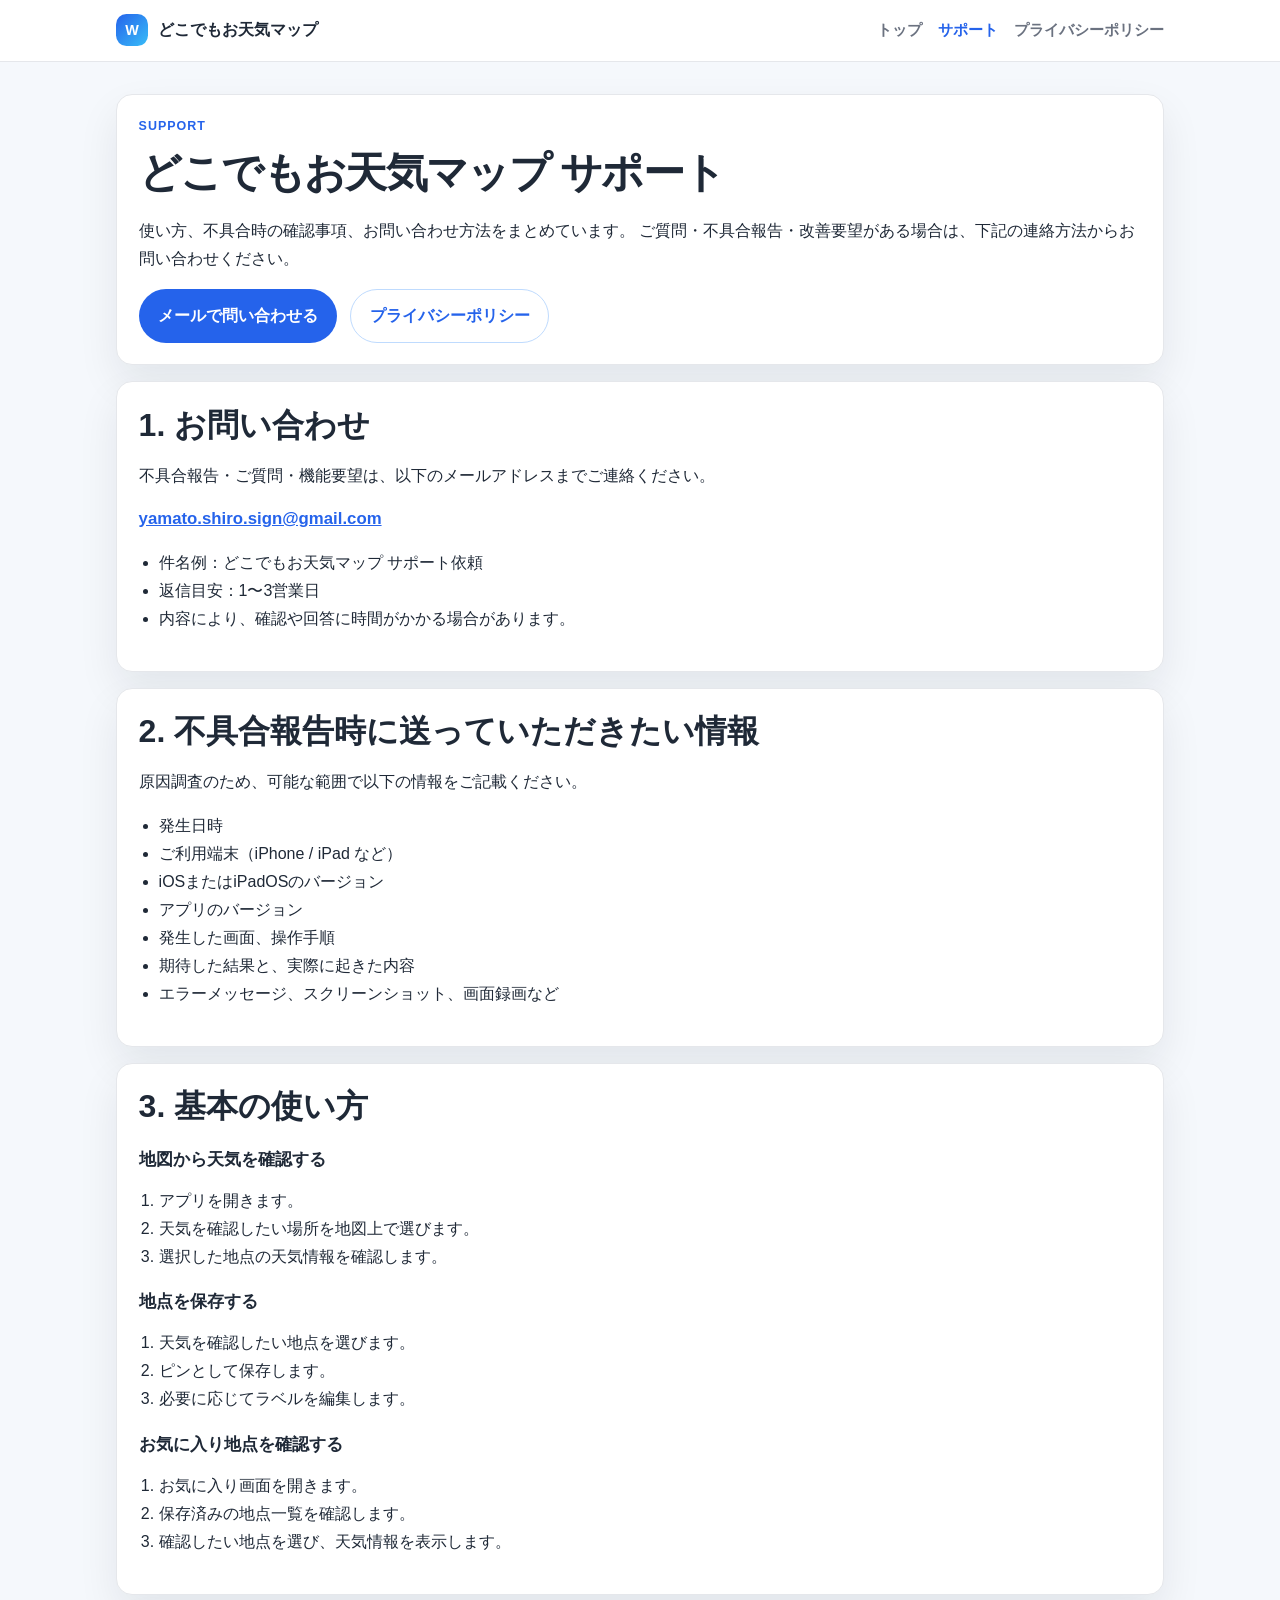
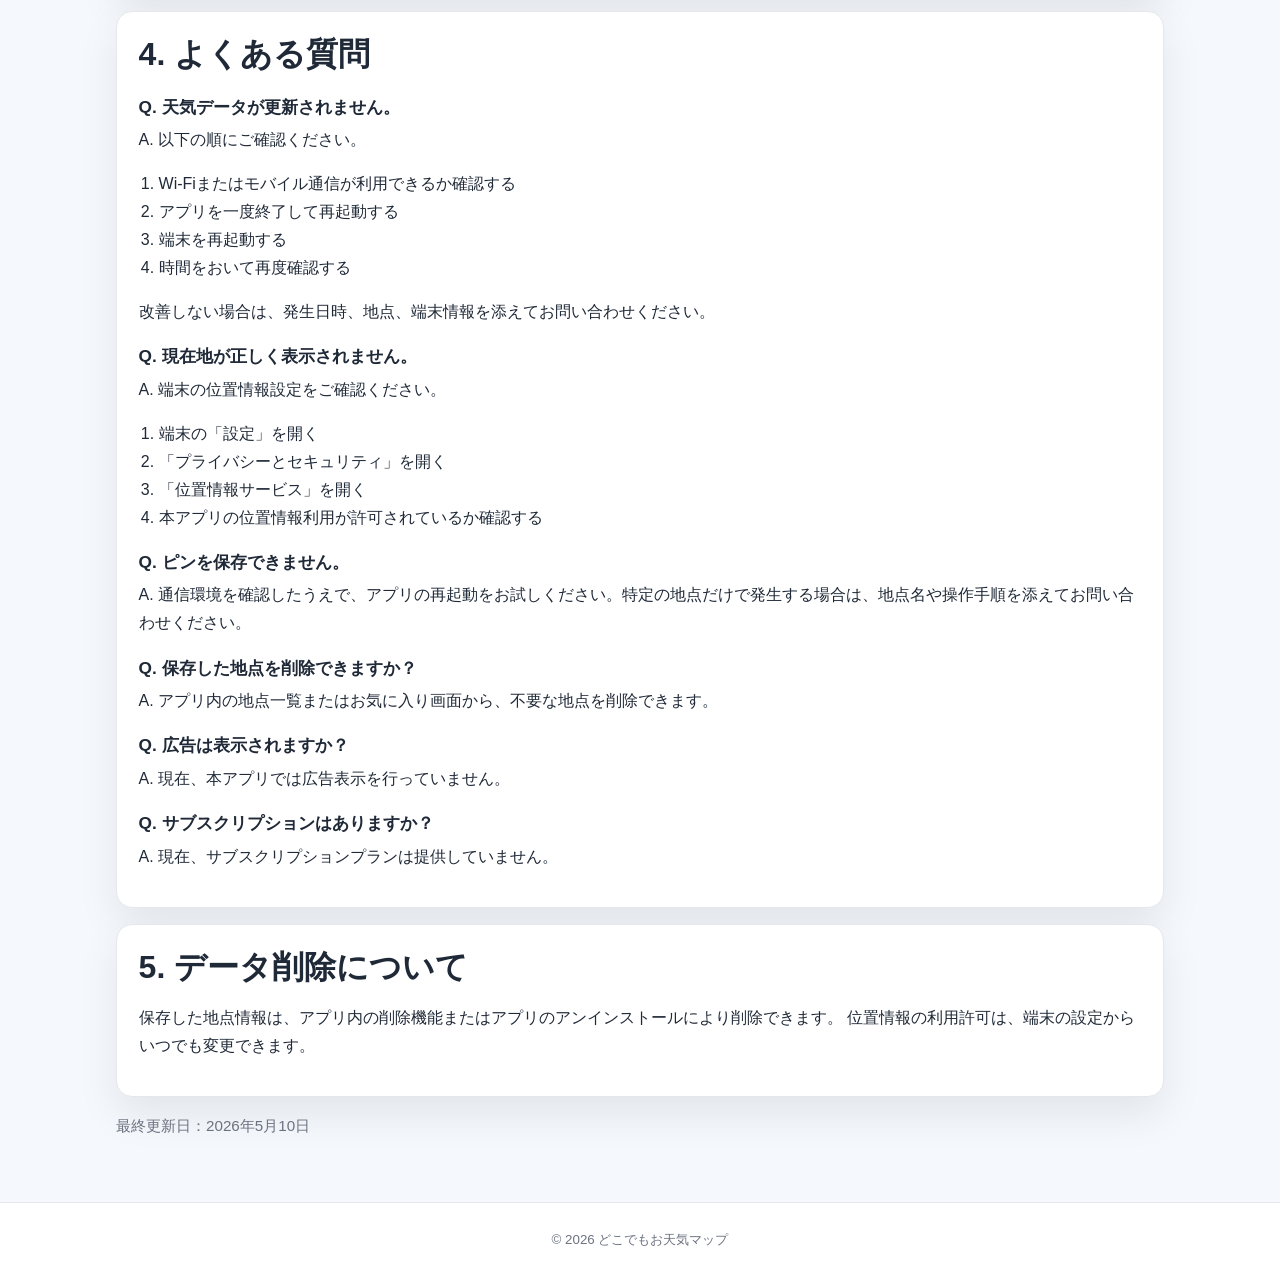
<file: support.html>
<!doctype html>
<html lang="ja">
<head>
  <meta charset="UTF-8" />
  <meta name="viewport" content="width=device-width, initial-scale=1.0" />
  <title>どこでもお天気マップ | サポート</title>
  <meta name="description" content="どこでもお天気マップのサポートページです。お問い合わせ方法、基本の使い方、よくある質問、不具合時の対処方法を掲載しています。" />
  <link rel="stylesheet" href="styles.css" />
</head>
<body>
  <header class="site-header">
    <div class="header-inner">
      <a class="brand" href="index.html" aria-label="どこでもお天気マップ トップ">
        <span class="brand-icon" aria-hidden="true">W</span>
        <span>どこでもお天気マップ</span>
      </a>
      <nav aria-label="主要メニュー">
        <a href="index.html">トップ</a>
        <a href="support.html" aria-current="page">サポート</a>
        <a href="privacy.html">プライバシーポリシー</a>
      </nav>
    </div>
  </header>

  <main class="container page">
    <section class="page-head">
      <p class="eyebrow">Support</p>
      <h1>どこでもお天気マップ サポート</h1>
      <p>
        使い方、不具合時の確認事項、お問い合わせ方法をまとめています。
        ご質問・不具合報告・改善要望がある場合は、下記の連絡方法からお問い合わせください。
      </p>
      <div class="hero-actions compact">
        <a class="button primary" href="mailto:yamato.shiro.sign@gmail.com?subject=%E3%81%A9%E3%81%93%E3%81%A7%E3%82%82%E3%81%8A%E5%A4%A9%E6%B0%97%E3%83%9E%E3%83%83%E3%83%97%20%E3%82%B5%E3%83%9D%E3%83%BC%E3%83%88%E4%BE%9D%E9%A0%BC">メールで問い合わせる</a>
        <a class="button secondary" href="privacy.html">プライバシーポリシー</a>
      </div>
    </section>

    <section class="card-section">
      <h2>1. お問い合わせ</h2>
      <p>不具合報告・ご質問・機能要望は、以下のメールアドレスまでご連絡ください。</p>
      <p class="contact-line"><a href="mailto:yamato.shiro.sign@gmail.com">yamato.shiro.sign@gmail.com</a></p>
      <ul>
        <li>件名例：どこでもお天気マップ サポート依頼</li>
        <li>返信目安：1〜3営業日</li>
        <li>内容により、確認や回答に時間がかかる場合があります。</li>
      </ul>
    </section>

    <section class="card-section">
      <h2>2. 不具合報告時に送っていただきたい情報</h2>
      <p>原因調査のため、可能な範囲で以下の情報をご記載ください。</p>
      <ul>
        <li>発生日時</li>
        <li>ご利用端末（iPhone / iPad など）</li>
        <li>iOSまたはiPadOSのバージョン</li>
        <li>アプリのバージョン</li>
        <li>発生した画面、操作手順</li>
        <li>期待した結果と、実際に起きた内容</li>
        <li>エラーメッセージ、スクリーンショット、画面録画など</li>
      </ul>
    </section>

    <section class="card-section">
      <h2>3. 基本の使い方</h2>
      <h3>地図から天気を確認する</h3>
      <ol>
        <li>アプリを開きます。</li>
        <li>天気を確認したい場所を地図上で選びます。</li>
        <li>選択した地点の天気情報を確認します。</li>
      </ol>

      <h3>地点を保存する</h3>
      <ol>
        <li>天気を確認したい地点を選びます。</li>
        <li>ピンとして保存します。</li>
        <li>必要に応じてラベルを編集します。</li>
      </ol>

      <h3>お気に入り地点を確認する</h3>
      <ol>
        <li>お気に入り画面を開きます。</li>
        <li>保存済みの地点一覧を確認します。</li>
        <li>確認したい地点を選び、天気情報を表示します。</li>
      </ol>
    </section>

    <section class="card-section">
      <h2>4. よくある質問</h2>

      <h3>Q. 天気データが更新されません。</h3>
      <p>A. 以下の順にご確認ください。</p>
      <ol>
        <li>Wi-Fiまたはモバイル通信が利用できるか確認する</li>
        <li>アプリを一度終了して再起動する</li>
        <li>端末を再起動する</li>
        <li>時間をおいて再度確認する</li>
      </ol>
      <p>改善しない場合は、発生日時、地点、端末情報を添えてお問い合わせください。</p>

      <h3>Q. 現在地が正しく表示されません。</h3>
      <p>A. 端末の位置情報設定をご確認ください。</p>
      <ol>
        <li>端末の「設定」を開く</li>
        <li>「プライバシーとセキュリティ」を開く</li>
        <li>「位置情報サービス」を開く</li>
        <li>本アプリの位置情報利用が許可されているか確認する</li>
      </ol>

      <h3>Q. ピンを保存できません。</h3>
      <p>A. 通信環境を確認したうえで、アプリの再起動をお試しください。特定の地点だけで発生する場合は、地点名や操作手順を添えてお問い合わせください。</p>

      <h3>Q. 保存した地点を削除できますか？</h3>
      <p>A. アプリ内の地点一覧またはお気に入り画面から、不要な地点を削除できます。</p>

      <h3>Q. 広告は表示されますか？</h3>
      <p>A. 現在、本アプリでは広告表示を行っていません。</p>

      <h3>Q. サブスクリプションはありますか？</h3>
      <p>A. 現在、サブスクリプションプランは提供していません。</p>
    </section>

    <section class="card-section">
      <h2>5. データ削除について</h2>
      <p>
        保存した地点情報は、アプリ内の削除機能またはアプリのアンインストールにより削除できます。
        位置情報の利用許可は、端末の設定からいつでも変更できます。
      </p>
    </section>

    <p class="last-updated">最終更新日：2026年5月10日</p>
  </main>

  <footer class="site-footer">
    <small>&copy; 2026 どこでもお天気マップ</small>
  </footer>
</body>
</html>
</file>
<file: assets/styles.css>
:root {
  --bg: #f7f9fc;
  --card: #ffffff;
  --ink: #101828;
  --text: #344054;
  --muted: #667085;
  --primary: #2563eb;
  --primary-dark: #1d4ed8;
  --primary-soft: #eff4ff;
  --border: #e4e9f0;
}

* {
  box-sizing: border-box;
}

html {
  scroll-behavior: smooth;
}

body {
  margin: 0;
  font-family: "Noto Sans JP", "Hiragino Kaku Gothic ProN", "Yu Gothic", "Meiryo", sans-serif;
  color: var(--text);
  background: var(--bg);
  line-height: 1.85;
  font-size: 15.5px;
  -webkit-font-smoothing: antialiased;
}

a {
  color: var(--primary);
}

/* Header */
.site-header {
  position: sticky;
  top: 0;
  z-index: 20;
  background: rgba(247, 249, 252, 0.85);
  backdrop-filter: blur(12px);
  border-bottom: 1px solid var(--border);
}

.header-inner {
  max-width: 1040px;
  margin: 0 auto;
  padding: 0.95rem 1.5rem;
  display: flex;
  align-items: center;
  justify-content: space-between;
  flex-wrap: wrap;
  gap: 0.6rem 1rem;
}

.brand {
  display: inline-flex;
  align-items: center;
  gap: 0.6rem;
  color: var(--ink);
  font-weight: 700;
  font-size: 0.95rem;
  text-decoration: none;
}

.brand-icon {
  width: 1.8rem;
  height: 1.8rem;
  display: block;
  border-radius: 0.5rem;
  object-fit: cover;
}

nav {
  display: flex;
  gap: 1.5rem;
  flex-wrap: wrap;
  align-items: center;
}

nav a {
  color: var(--muted);
  text-decoration: none;
  font-size: 0.88rem;
  font-weight: 500;
  transition: color 0.15s;
}

nav a:hover,
nav a[aria-current="page"] {
  color: var(--primary);
}

.container {
  max-width: 1040px;
  margin: 0 auto;
  padding: 0 1.5rem;
}

/* Hero */
.hero {
  padding: 5.5rem 0 4.5rem;
}

.hero-grid {
  display: grid;
  grid-template-columns: minmax(0, 1.5fr) minmax(300px, 0.9fr);
  gap: 3.5rem;
  align-items: center;
}

.eyebrow {
  margin: 0 0 0.6rem;
  color: var(--primary);
  font-weight: 700;
  letter-spacing: 0.12em;
  text-transform: uppercase;
  font-size: 0.78rem;
}

.hero .eyebrow,
.page-head .eyebrow {
  display: inline-block;
  margin: 0 0 1.1rem;
  background: var(--primary-soft);
  letter-spacing: 0.06em;
  text-transform: none;
  padding: 0.32rem 0.85rem;
  border-radius: 999px;
}

h1,
h2,
h3,
h4 {
  color: var(--ink);
  line-height: 1.45;
}

h1 {
  margin: 0 0 1.3rem;
  font-size: clamp(2rem, 4.6vw, 2.9rem);
  font-weight: 700;
  line-height: 1.42;
  letter-spacing: 0.005em;
}

h2 {
  margin: 0 0 0.8rem;
  font-size: clamp(1.4rem, 2.8vw, 1.85rem);
  font-weight: 700;
  line-height: 1.5;
}

h3 {
  margin: 1.5rem 0 0.5rem;
  font-size: 1.02rem;
  font-weight: 700;
}

p {
  margin: 0.45rem 0 0.9rem;
}

.lead {
  color: var(--muted);
  font-size: 1rem;
  max-width: 620px;
  margin: 0 0 2rem;
}

.hero-actions {
  display: flex;
  gap: 0.8rem;
  flex-wrap: wrap;
}

.hero-actions.compact {
  margin-top: 1.4rem;
}

.button {
  display: inline-flex;
  align-items: center;
  justify-content: center;
  border-radius: 999px;
  padding: 0.75rem 1.5rem;
  font-weight: 700;
  font-size: 0.92rem;
  text-decoration: none;
  border: 1px solid transparent;
  transition: background 0.15s, border-color 0.15s;
}

.button.primary {
  color: #fff;
  background: var(--primary);
}

.button.primary:hover {
  background: var(--primary-dark);
}

.button.secondary {
  color: var(--ink);
  background: #fff;
  border-color: var(--border);
}

.button.secondary:hover {
  border-color: #c9d4e3;
}

/* Panels & cards */
.hero-card,
.card,
.card-section,
.page-head,
.info-panel {
  background: var(--card);
  border: 1px solid var(--border);
  border-radius: 16px;
}

.hero-card,
.page-head,
.info-panel {
  border-radius: 18px;
}

.hero-card {
  padding: 1.7rem 1.8rem;
}

.hero-card h2 {
  margin: 0 0 0.9rem;
  font-size: 0.85rem;
  font-weight: 700;
  color: var(--muted);
  letter-spacing: 0.1em;
}

.check-list {
  list-style: none;
  margin: 0;
  padding: 0;
}

.check-list li {
  padding: 0.5rem 0;
  font-size: 0.9rem;
  display: flex;
  gap: 0.7rem;
  align-items: baseline;
  border-bottom: 1px solid #f1f4f9;
}

.check-list li:last-child {
  border-bottom: none;
}

.check-list li::before {
  content: "✓";
  color: var(--primary);
  font-weight: 700;
  flex-shrink: 0;
}

ul,
ol {
  padding-left: 1.25rem;
}

ul li,
ol li {
  margin: 0.35rem 0;
}

/* Sections */
.section {
  padding: 4.5rem 0 0;
}

main > .section:last-of-type {
  padding-bottom: 5.5rem;
}

.section-title {
  max-width: 680px;
  margin-bottom: 2.2rem;
}

.section-title p:last-child {
  margin: 0;
  color: var(--muted);
}

.steps,
.feature-grid {
  display: grid;
  grid-template-columns: repeat(3, minmax(0, 1fr));
  gap: 1.1rem;
}

.feature-grid {
  grid-template-columns: repeat(2, minmax(0, 1fr));
}

.card {
  padding: 1.6rem 1.7rem;
  transition: border-color 0.15s;
}

.card:hover {
  border-color: #cfdaf0;
}

.card h3 {
  margin-top: 0;
  margin-bottom: 0.45rem;
}

.card p {
  margin: 0;
  font-size: 0.9rem;
  color: var(--muted);
}

.step-card {
  position: relative;
}

.step-number {
  width: 2rem;
  height: 2rem;
  display: inline-grid;
  place-items: center;
  color: var(--primary);
  background: var(--primary-soft);
  border-radius: 999px;
  font-weight: 700;
  font-size: 0.9rem;
  margin-bottom: 0.7rem;
}

/* Support panel */
.info-panel {
  padding: 2.2rem 2.4rem;
  display: grid;
  grid-template-columns: minmax(0, 1fr) minmax(280px, auto);
  gap: 2.5rem;
  align-items: center;
}

.info-panel h2 {
  margin-bottom: 0.6rem;
}

.info-panel p {
  margin: 0;
  color: var(--muted);
}

.link-list {
  display: grid;
  gap: 0.7rem;
}

.link-list a {
  display: flex;
  justify-content: space-between;
  align-items: center;
  gap: 1.5rem;
  padding: 0.85rem 1.2rem;
  background: var(--primary-soft);
  border-radius: 12px;
  font-weight: 700;
  font-size: 0.92rem;
  text-decoration: none;
  color: var(--primary-dark);
  transition: background 0.15s;
}

.link-list a::after {
  content: "→";
}

.link-list a:hover {
  background: #e3ecff;
}

/* Content pages (support / privacy) */
.page {
  padding-top: 2.5rem;
  padding-bottom: 4rem;
}

.page-head,
.card-section {
  padding: 1.8rem 2rem;
  margin-bottom: 1rem;
}

.page-head {
  padding: 2.2rem 2.4rem;
}

.page-head h1 {
  font-size: clamp(1.7rem, 3.6vw, 2.3rem);
  margin-bottom: 0.9rem;
}

.page-head p:last-of-type {
  margin-bottom: 0;
}

.card-section h2 {
  font-size: 1.22rem;
  margin-bottom: 0.7rem;
}

.card-section > :last-child {
  margin-bottom: 0;
}

.contact-line {
  font-size: 1.02rem;
  font-weight: 700;
}

.last-updated {
  color: var(--muted);
  font-size: 0.88rem;
  margin-top: 1.6rem;
}

/* Footer */
.site-footer {
  border-top: 1px solid var(--border);
  background: #fff;
  text-align: center;
  padding: 2rem 1.5rem;
  color: var(--muted);
  font-size: 0.82rem;
}

@media (max-width: 860px) {
  .hero {
    padding: 3.5rem 0 3rem;
  }

  .hero-grid {
    grid-template-columns: 1fr;
    gap: 2rem;
  }

  .steps,
  .feature-grid {
    grid-template-columns: 1fr;
  }

  .info-panel {
    grid-template-columns: 1fr;
    gap: 1.5rem;
    padding: 1.8rem;
  }

  .section {
    padding-top: 3.5rem;
  }

  .page-head,
  .card-section {
    padding: 1.5rem 1.4rem;
  }
}

@media (max-width: 560px) {
  nav {
    gap: 1rem;
  }

  nav a {
    font-size: 0.82rem;
  }
}
</file>
<file: styles.css>
:root {
  --bg: #f5f8fc;
  --card: #ffffff;
  --text: #1f2937;
  --muted: #6b7280;
  --primary: #2563eb;
  --primary-dark: #1d4ed8;
  --primary-soft: #eaf2ff;
  --border: #e5e7eb;
  --shadow: 0 18px 40px rgba(15, 23, 42, 0.08);
}

* {
  box-sizing: border-box;
}

html {
  scroll-behavior: smooth;
}

body {
  margin: 0;
  font-family: "Hiragino Kaku Gothic ProN", "Yu Gothic", "Meiryo", sans-serif;
  color: var(--text);
  background: var(--bg);
  line-height: 1.75;
}

a {
  color: var(--primary);
}

.site-header {
  position: sticky;
  top: 0;
  z-index: 20;
  background: rgba(255, 255, 255, 0.94);
  border-bottom: 1px solid var(--border);
  backdrop-filter: blur(10px);
}

.header-inner {
  max-width: 1080px;
  margin: 0 auto;
  padding: 0.9rem 1rem;
  display: flex;
  align-items: center;
  justify-content: space-between;
  gap: 1rem;
}

.brand {
  display: inline-flex;
  align-items: center;
  gap: 0.6rem;
  color: var(--text);
  font-weight: 800;
  text-decoration: none;
}

.brand-icon {
  width: 2rem;
  height: 2rem;
  display: inline-grid;
  place-items: center;
  border-radius: 0.65rem;
  color: #fff;
  background: linear-gradient(135deg, #2563eb, #38bdf8);
  font-size: 0.9rem;
}

nav {
  display: flex;
  gap: 1rem;
  flex-wrap: wrap;
  align-items: center;
}

nav a {
  color: var(--muted);
  text-decoration: none;
  font-weight: 700;
  font-size: 0.95rem;
}

nav a[aria-current="page"],
nav a:hover {
  color: var(--primary);
}

.container {
  max-width: 1080px;
  margin: 0 auto;
  padding: 0 1rem;
}

.hero {
  padding: 4rem 0 3rem;
  background:
    radial-gradient(circle at top left, rgba(37, 99, 235, 0.12), transparent 32rem),
    linear-gradient(180deg, #ffffff 0%, #f5f8fc 100%);
}

.hero-grid {
  display: grid;
  grid-template-columns: minmax(0, 1.55fr) minmax(280px, 0.8fr);
  gap: 2rem;
  align-items: center;
}

.eyebrow {
  margin: 0 0 0.4rem;
  color: var(--primary);
  font-weight: 800;
  letter-spacing: 0.08em;
  text-transform: uppercase;
  font-size: 0.78rem;
}

h1,
h2,
h3,
h4 {
  line-height: 1.35;
}

h1 {
  margin: 0 0 1rem;
  font-size: clamp(2rem, 5vw, 3.3rem);
  letter-spacing: -0.04em;
}

h2 {
  margin: 0 0 0.9rem;
  font-size: clamp(1.35rem, 3vw, 2rem);
}

h3 {
  margin: 1.2rem 0 0.45rem;
  font-size: 1.08rem;
}

p {
  margin: 0.45rem 0 0.9rem;
}

.lead {
  color: #374151;
  font-size: 1.08rem;
  max-width: 680px;
}

.hero-actions {
  display: flex;
  gap: 0.8rem;
  flex-wrap: wrap;
  margin-top: 1.4rem;
}

.hero-actions.compact {
  margin-top: 1rem;
}

.button {
  display: inline-flex;
  align-items: center;
  justify-content: center;
  border-radius: 999px;
  padding: 0.75rem 1.15rem;
  font-weight: 800;
  text-decoration: none;
  border: 1px solid transparent;
}

.button.primary {
  color: #fff;
  background: var(--primary);
}

.button.primary:hover {
  background: var(--primary-dark);
}

.button.secondary {
  color: var(--primary);
  background: #fff;
  border-color: #bfdbfe;
}

.hero-card,
.card,
.card-section,
.page-head,
.info-panel {
  background: var(--card);
  border: 1px solid var(--border);
  border-radius: 1rem;
  box-shadow: var(--shadow);
}

.hero-card {
  padding: 1.4rem;
}

.check-list,
ul,
ol {
  padding-left: 1.25rem;
}

.check-list li {
  margin: 0.4rem 0;
}

.section {
  padding: 2.6rem 1rem 0;
}

.section-title {
  max-width: 720px;
  margin-bottom: 1.2rem;
}

.steps,
.feature-grid {
  display: grid;
  grid-template-columns: repeat(3, minmax(0, 1fr));
  gap: 1rem;
}

.feature-grid {
  grid-template-columns: repeat(4, minmax(0, 1fr));
}

.card {
  padding: 1.2rem;
  box-shadow: none;
}

.step-card {
  position: relative;
}

.step-number {
  width: 2rem;
  height: 2rem;
  display: inline-grid;
  place-items: center;
  color: #fff;
  background: var(--primary);
  border-radius: 999px;
  font-weight: 800;
  margin-bottom: 0.3rem;
}

.info-panel {
  padding: 1.4rem;
  display: grid;
  grid-template-columns: minmax(0, 1fr) auto;
  gap: 1.2rem;
  align-items: center;
}

.link-list {
  display: grid;
  gap: 0.6rem;
}

.link-list a {
  display: block;
  padding: 0.7rem 0.9rem;
  background: var(--primary-soft);
  border-radius: 0.75rem;
  font-weight: 800;
  text-decoration: none;
}

.page {
  padding-top: 2rem;
  padding-bottom: 3rem;
}

.page-head,
.card-section {
  padding: 1.35rem;
  margin-bottom: 1rem;
}

.page-head h1 {
  font-size: clamp(1.8rem, 4vw, 2.6rem);
}

.contact-line {
  font-size: 1.05rem;
  font-weight: 800;
}

.last-updated {
  color: var(--muted);
  font-size: 0.95rem;
  margin-top: 1rem;
}

.site-footer {
  border-top: 1px solid var(--border);
  background: #fff;
  text-align: center;
  padding: 1.4rem 1rem;
  color: var(--muted);
}

@media (max-width: 860px) {
  .header-inner {
    align-items: flex-start;
    flex-direction: column;
  }

  .hero-grid,
  .info-panel {
    grid-template-columns: 1fr;
  }

  .steps,
  .feature-grid {
    grid-template-columns: 1fr 1fr;
  }
}

@media (max-width: 560px) {
  .hero {
    padding: 2.8rem 0 2rem;
  }

  .steps,
  .feature-grid {
    grid-template-columns: 1fr;
  }

  nav {
    gap: 0.7rem;
  }

  nav a {
    font-size: 0.9rem;
  }
}
</file>
